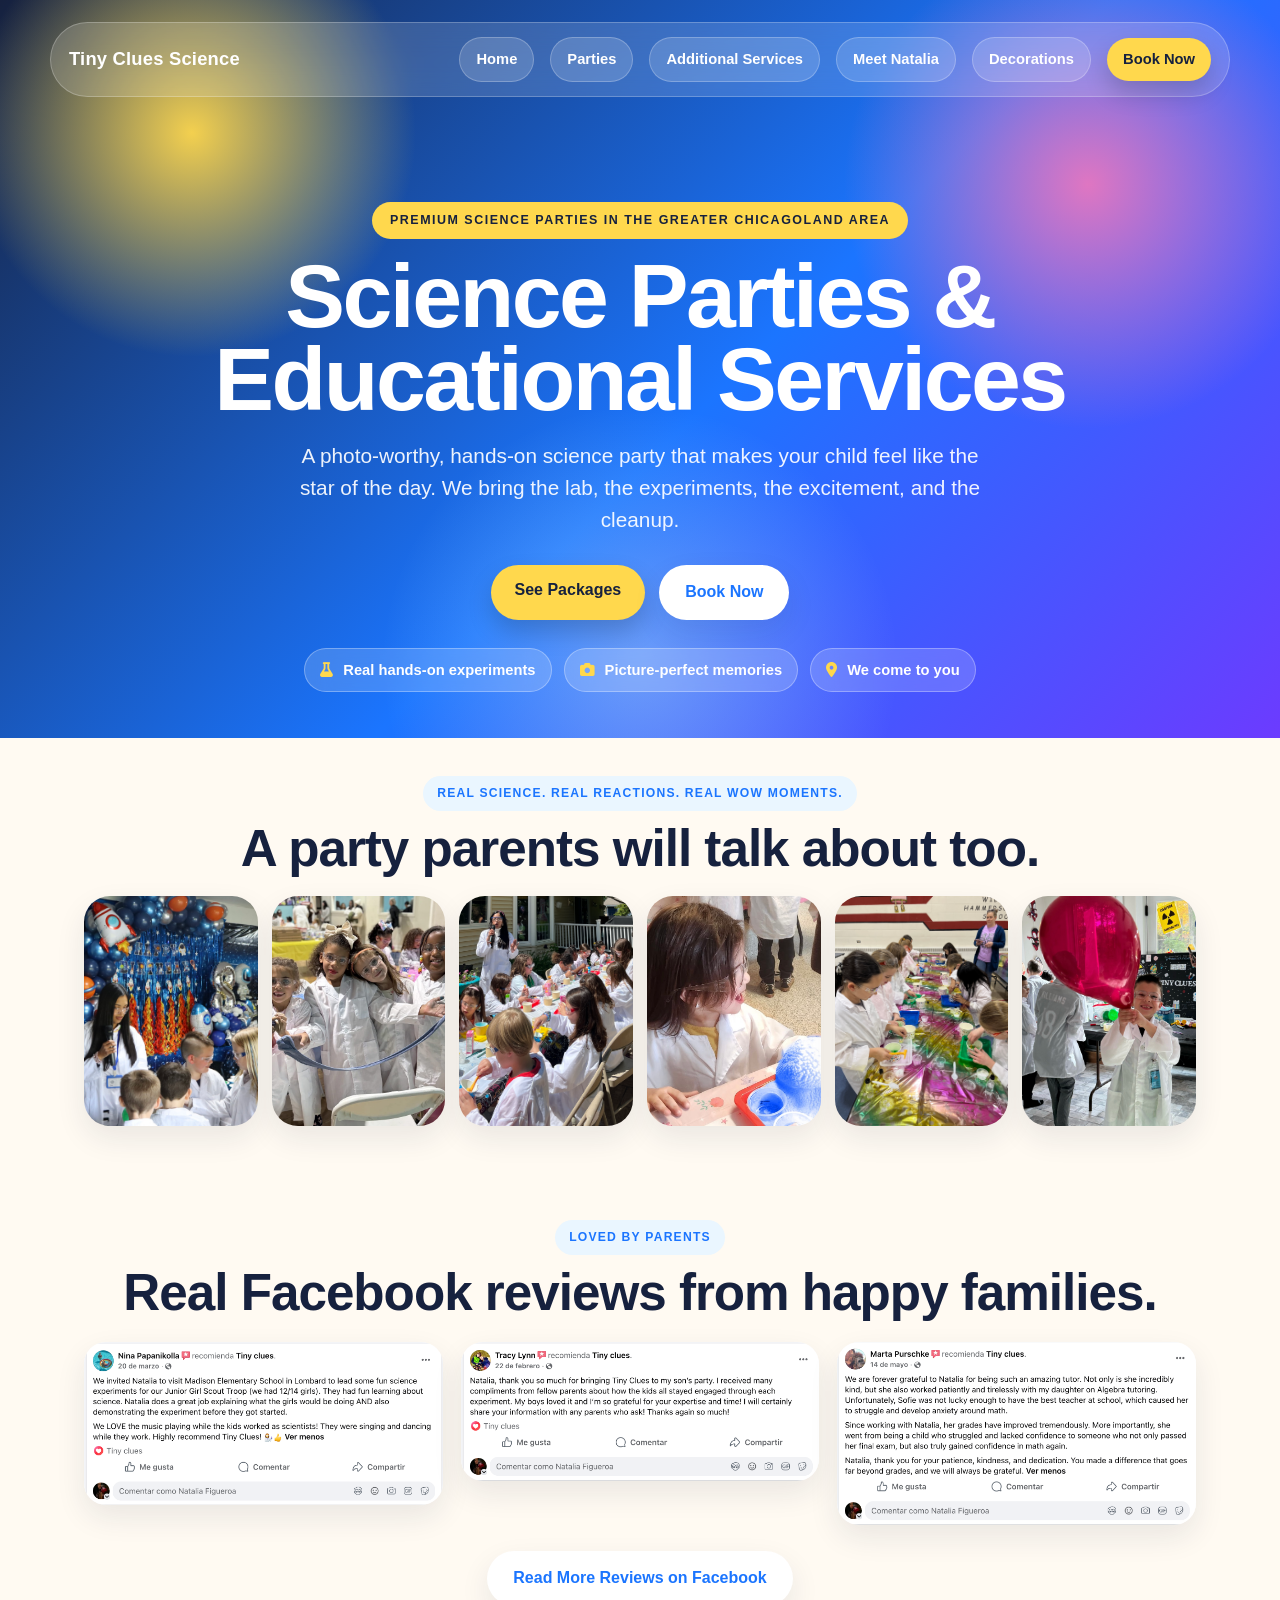
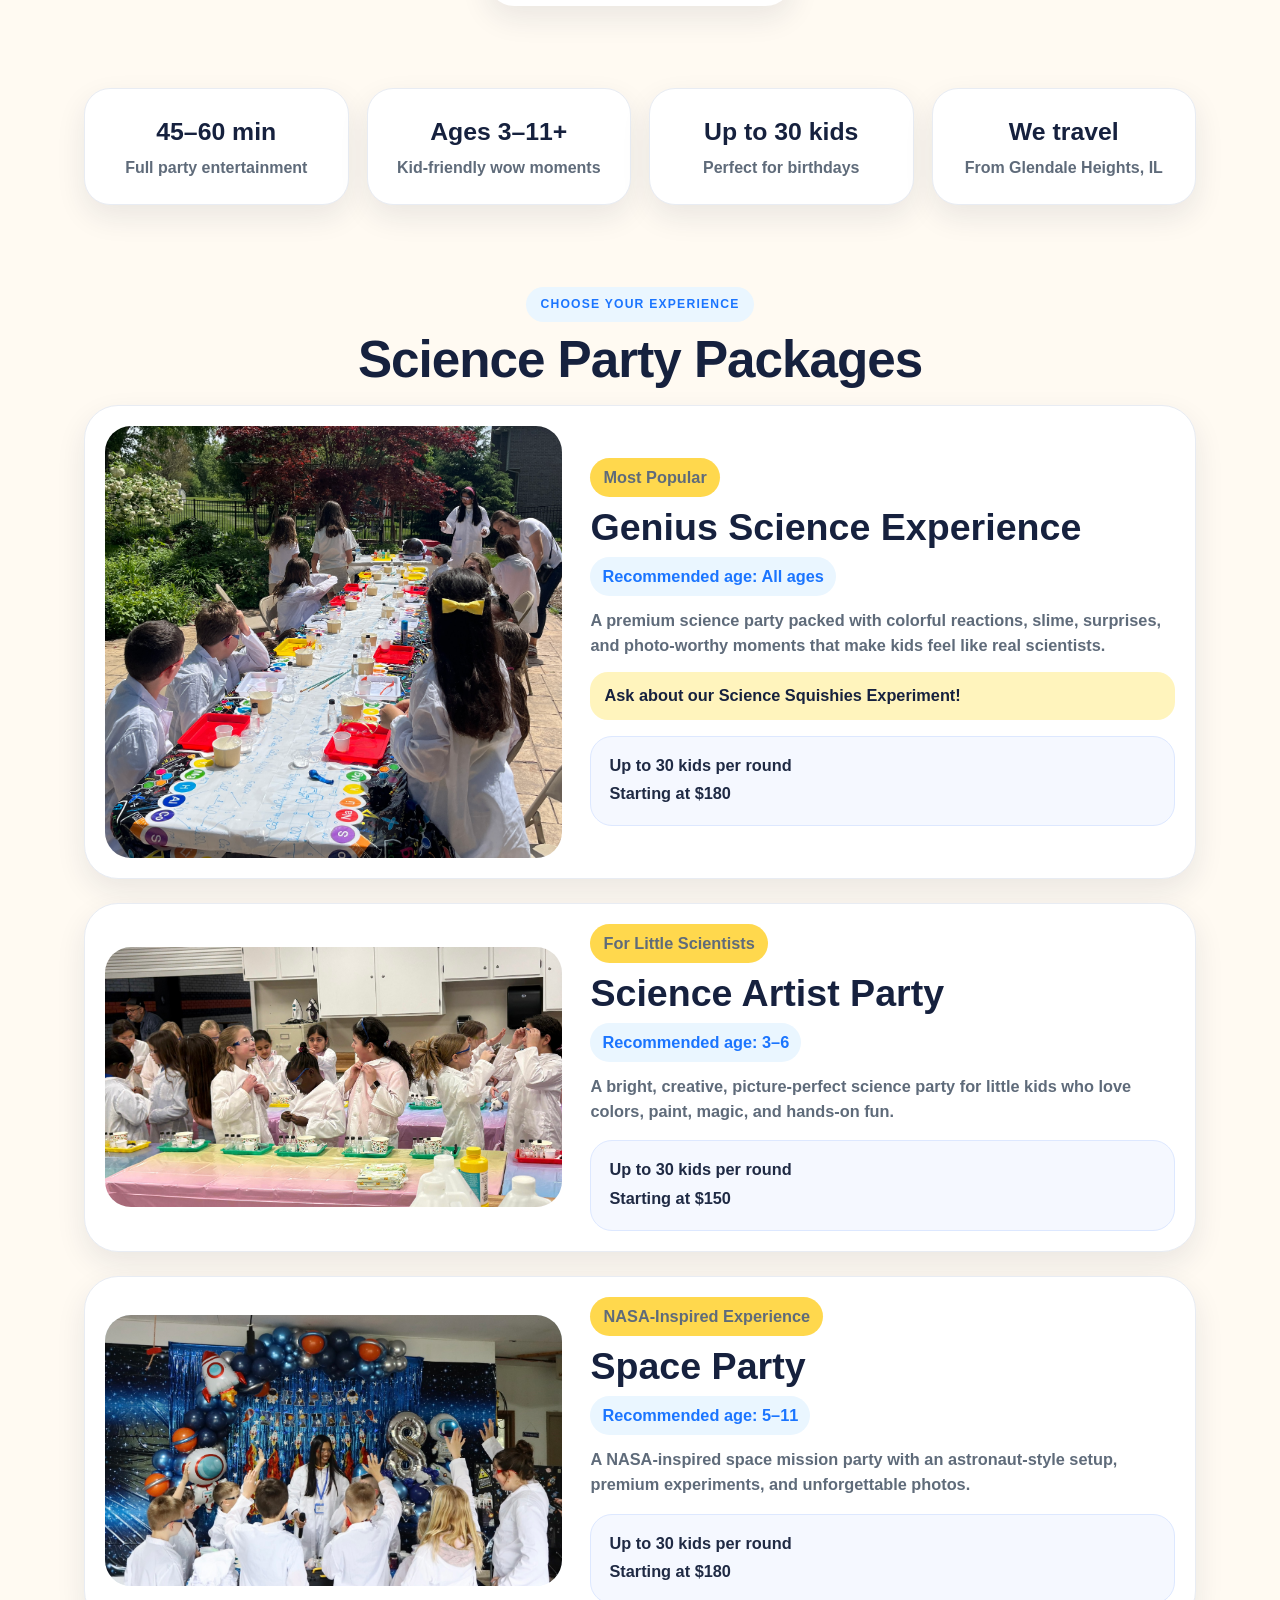
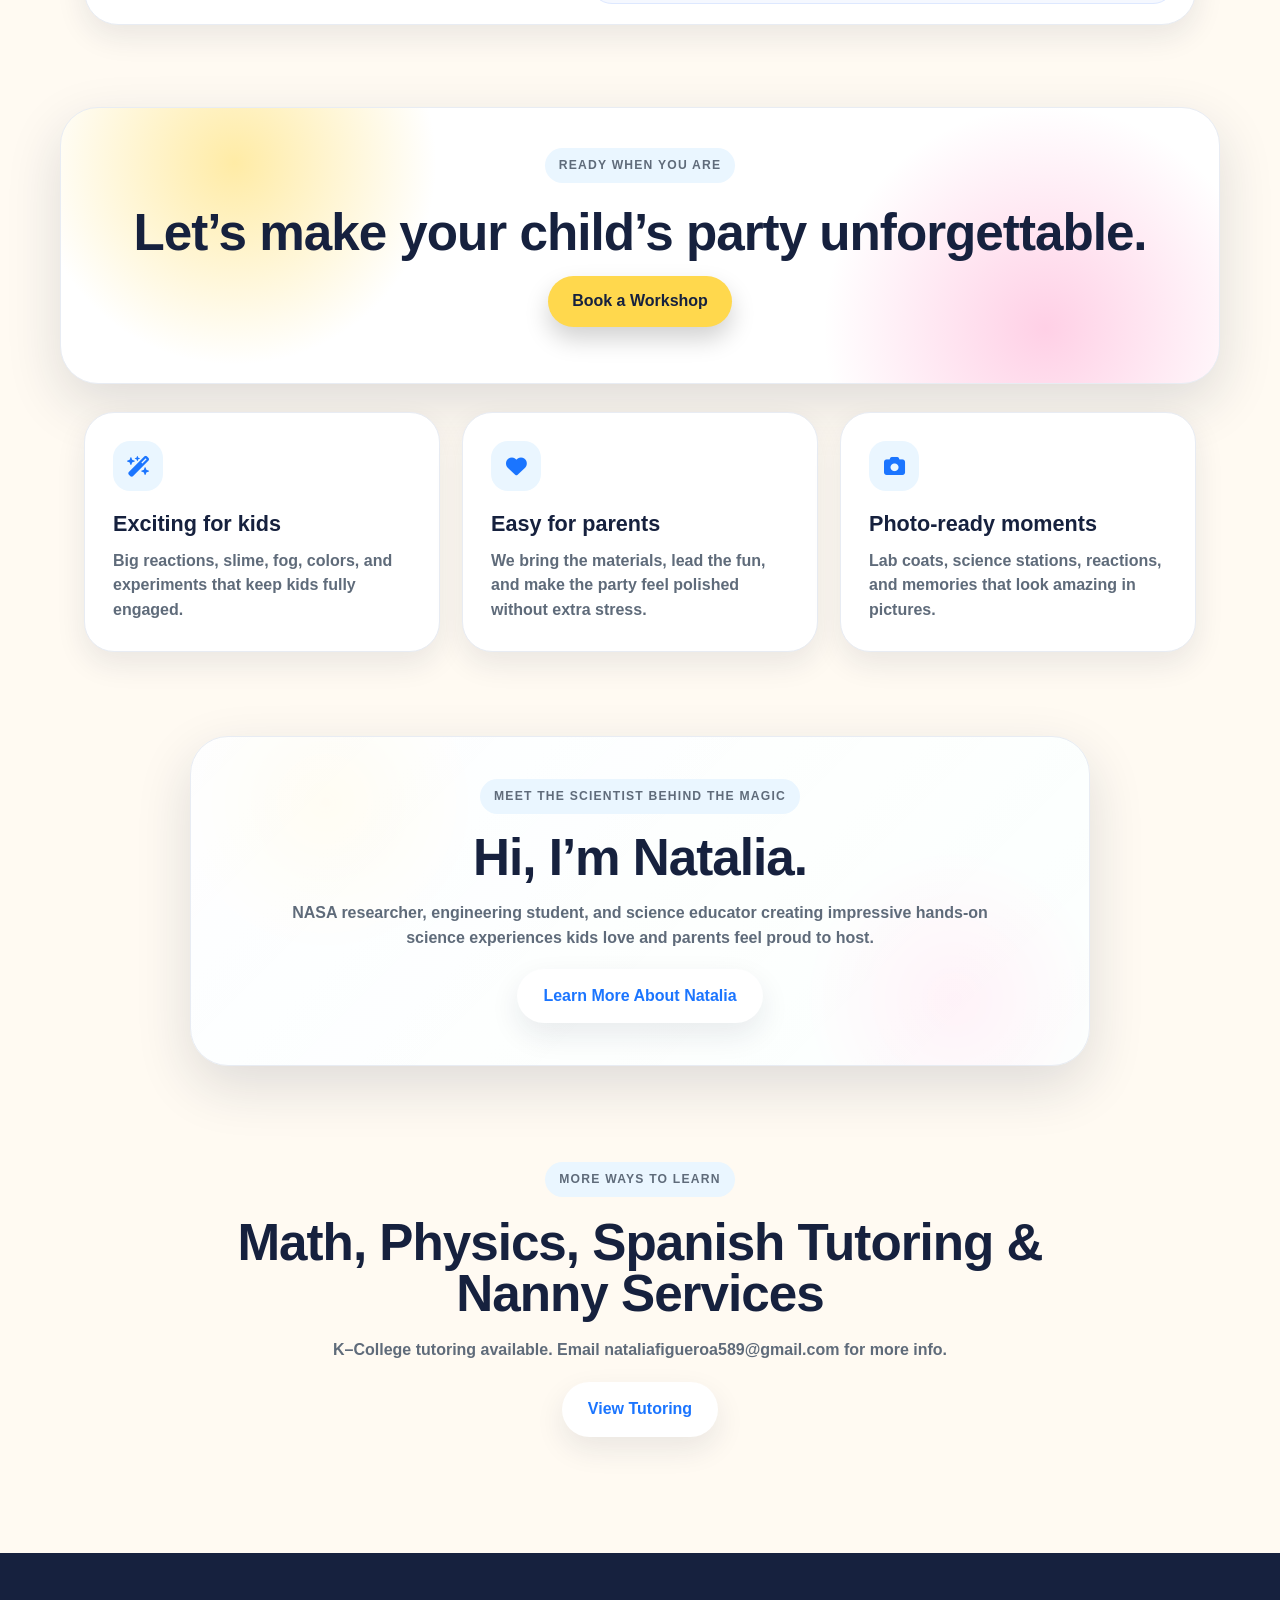
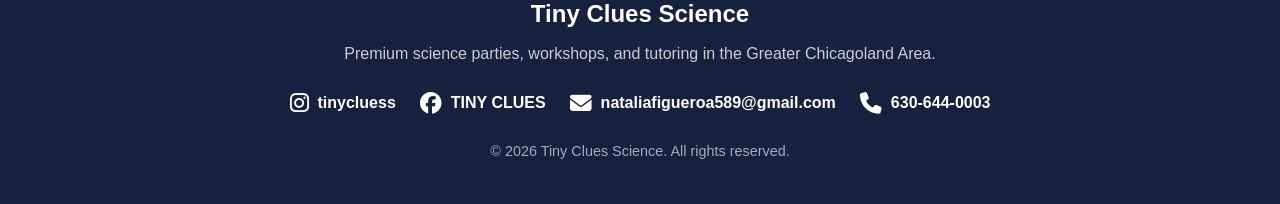
<file: index.html>
<!DOCTYPE html>
<html lang="en">
<head>
  <meta charset="UTF-8" />
  <meta name="viewport" content="width=device-width, initial-scale=1.0" />

  <title>Tiny Clues Science | Science Parties & Educational Services</title>

  <link rel="stylesheet" href="style.css" />

  <!-- Font Awesome icons -->
  <link rel="stylesheet" href="https://cdnjs.cloudflare.com/ajax/libs/font-awesome/6.5.1/css/all.min.css">
</head>

<body>

  <header class="hero">
    <nav class="navbar">
      <div class="logo">Tiny Clues Science</div>

      <div class="nav-links">
        <a href="index.html">Home</a>
        <a href="#packages">Parties</a>
        <a href="tutoring.html">Additional Services</a>
        <a href="meet.html">Meet Natalia</a>
        <a href="decorations.html">Decorations</a>
        <a href="https://app.squareup.com/appointments/book/xjw9w48rtjxkd0/LCRSP2EHGCQAM/start" class="nav-button">Book Now</a>
      </div>
    </nav>

    <section class="hero-content">
      <p class="eyebrow">Premium science parties in the Greater Chicagoland Area</p>

      <h1>Science Parties & Educational Services</h1>

      <p class="hero-text">
        A photo-worthy, hands-on science party that makes your child feel like the star of the day. We bring the lab, the experiments, the excitement, and the cleanup.
      </p>

      <div class="hero-buttons">
        <a href="#packages" class="main-button">See Packages</a>
        <a
          href="https://app.squareup.com/appointments/book/xjw9w48rtjxkd0/LCRSP2EHGCQAM/start"
          target="_top"
          rel="nofollow"
          class="secondary-button"
        >
          Book Now
        </a>
      </div>

      <div class="hero-trust">
        <span><i class="fa-solid fa-flask"></i> Real hands-on experiments</span>
        <span><i class="fa-solid fa-camera"></i> Picture-perfect memories</span>
        <span><i class="fa-solid fa-location-dot"></i> We come to you</span>
      </div>
    </section>
  </header>

  <main>

    <section class="section gallery-preview">
      <p class="section-tag">Real science. Real reactions. Real wow moments.</p>
      <h2>A party parents will talk about too.</h2>

      <div class="gallery-grid">
        <a href="images/spaceparty2.jpg" target="_blank" rel="noopener noreferrer">
          <img src="images/spaceparty2.jpg" alt="Space themed science party">
        </a> 
         <a href="images/slime.JPG" target="_blank" rel="noopener noreferrer">
          <img src="images/slime.JPG" alt="Slime experiment">
        </a>
        <a href="images/mayb.jpg" target="_blank" rel="noopener noreferrer">
          <img src="images/mayb.jpg" alt="Children wearing lab coats">
        </a>
        
        <a href="images/volcano.jpg" target="_blank" rel="noopener noreferrer">
          <img src="images/volcano.jpg" alt="Volcano experiment">
        </a>
        <a href="images/scienceparty3.jpg" target="_blank" rel="noopener noreferrer">
          <img src="images/scienceparty3.jpg" alt="Space themed science party">
        </a>
        <a href="images/jack-balloon.jpg" target="_blank" rel="noopener noreferrer">
          <img src="images/jack-balloon.jpg" alt="Balloon experiment">
        </a>

      </div>
    </section>

    <section class="section reviews-section">
      <p class="section-tag">Loved by parents</p>
      <h2>Real Facebook reviews from happy families.</h2>

      <div class="review-images-grid">
        <a href="images/Review3.png" target="_blank" rel="noopener noreferrer">
          <img src="images/Review3.png" alt="Facebook review from a parent">
        </a>

        <a href="images/Review1.png" target="_blank" rel="noopener noreferrer">
          <img src="images/Review1.png" alt="Facebook review from a parent">
        </a>

        <a href="images/ReviewTutoring.png" target="_blank" rel="noopener noreferrer">
          <img src="images/ReviewTutoring.png" alt="Facebook review from a parent">
        </a>
      </div>

      <a
        href="https://www.facebook.com/people/Tiny-clues/61579325926513/"
        target="_blank"
        rel="noopener noreferrer"
        class="secondary-button"
      >
        Read More Reviews on Facebook
      </a>
    </section>

    <section class="section quick-stats">
      <div>
        <h3>45–60 min</h3>
        <p>Full party entertainment</p>
      </div>

      <div>
        <h3>Ages 3–11+</h3>
        <p>Kid-friendly wow moments</p>
      </div>

      <div>
        <h3>Up to 30 kids</h3>
        <p>Perfect for birthdays</p>
      </div>

      <div>
        <h3>We travel</h3>
        <p>From Glendale Heights, IL</p>
      </div>
    </section>

    <section id="packages" class="section packages">
      <p class="section-tag">Choose your experience</p>

      <h2>Science Party Packages</h2>

      <div class="package-list">

        <article class="package-row">
          <div class="package-image">
            <a href="images/science-party.jpg" target="_blank" rel="noopener noreferrer">
              <img src="images/science-party.jpg" alt="Kids science party setup">
            </a>
          </div>

          <div class="package-text">
            <p class="package-label">Most Popular</p>
            <h3>Genius Science Experience</h3>
            <p class="age-text">Recommended age: All ages</p>

            <p>
              A premium science party packed with colorful reactions, slime, surprises, and photo-worthy moments that make kids feel like real scientists.
            </p>

            <p class="highlight-text">Ask about our Science Squishies Experiment!</p>

            <div class="pricing-box">
              <p><strong>Up to 30 kids per round</strong></p>
              <p>Starting at <strong>$180</strong></p>
            </div>
          </div>
        </article>

      
        <article class="package-row">
          <div class="package-image">
            <a href="images/labcoats.jpg" target="_blank" rel="noopener noreferrer">
              <img src="images/labcoats.jpg" alt="Children wearing lab coats">
            </a>
          </div>

          <div class="package-text">
            <p class="package-label">For Little Scientists</p>
            <h3>Science Artist Party</h3>
            <p class="age-text">Recommended age: 3–6</p>

            <p>
              A bright, creative, picture-perfect science party for little kids who love colors, paint, magic, and hands-on fun.
            </p>

            <div class="pricing-box">
              <p><strong>Up to 30 kids per round</strong></p>
              <p>Starting at <strong>$150</strong></p>
            </div>
          </div>
        </article>

        <article class="package-row">
          <div class="package-image space-image">
            <a href="images/spaceparty1.jpg" target="_blank" rel="noopener noreferrer">
              <img src="images/spaceparty1.jpg" alt="Space themed science party">
            </a>
          </div>

          <div class="package-text">
            <p class="package-label">NASA-Inspired Experience</p>
            <h3>Space Party</h3>
            <p class="age-text">Recommended age: 5–11</p>

            <p>
              A NASA-inspired space mission party with an astronaut-style setup, premium experiments, and unforgettable photos.
            </p>

            <div class="pricing-box">
              <p><strong>Up to 30 kids per round</strong></p>
              <p>Starting at <strong>$180</strong></p>
            </div>
          </div>
        </article>

      </div>
    </section>

      <section class="section contact-cta">
      <p class="section-tag">Ready when you are</p>

      <h2>Let’s make your child’s party unforgettable.</h2>

      <a
        href="https://app.squareup.com/appointments/book/xjw9w48rtjxkd0/LCRSP2EHGCQAM/start"
        target="_top"
        rel="nofollow"
        class="main-button"
      >
        Book a Workshop
      </a>
    </section>
    
    <section class="section feature-grid">
      <article class="feature-card">
        <i class="fa-solid fa-wand-magic-sparkles"></i>
        <h3>Exciting for kids</h3>
        <p>Big reactions, slime, fog, colors, and experiments that keep kids fully engaged.</p>
      </article>

      <article class="feature-card">
        <i class="fa-solid fa-heart"></i>
        <h3>Easy for parents</h3>
        <p>We bring the materials, lead the fun, and make the party feel polished without extra stress.</p>
      </article>

      <article class="feature-card">
        <i class="fa-solid fa-camera"></i>
        <h3>Photo-ready moments</h3>
        <p>Lab coats, science stations, reactions, and memories that look amazing in pictures.</p>
      </article>
    </section>

    <section class="section natalia-section">
      <div class="natalia-card">
        <p class="section-tag">Meet the scientist behind the magic</p>

        <h2>Hi, I’m Natalia.</h2>

        <p>
          NASA researcher, engineering student, and science educator creating impressive hands-on science experiences kids love and parents feel proud to host.
        </p>

        <a href="meet.html" class="secondary-button">Learn More About Natalia</a>
      </div>
    </section>

    <section class="section tutoring-preview">
      <p class="section-tag">More ways to learn</p>

      <h2>Math, Physics, Spanish Tutoring & Nanny Services</h2>

      <p>
        K–College tutoring available. Email nataliafigueroa589@gmail.com for more info.
      </p>

      <a href="tutoring.html" class="secondary-button">View Tutoring</a>
    </section>

  </main>

  <footer class="site-footer">
    <h3>Tiny Clues Science</h3>

    <p class="footer-tagline">
      Premium science parties, workshops, and tutoring in the Greater Chicagoland Area.
    </p>

    <div class="footer-socials">
      <a href="https://www.instagram.com/tinycluess/" target="_blank" rel="noopener noreferrer">
        <i class="fa-brands fa-instagram"></i>
        tinycluess
      </a>

      <a href="https://www.facebook.com/people/Tiny-clues/61579325926513/" target="_blank" rel="noopener noreferrer">
        <i class="fa-brands fa-facebook"></i>
        TINY CLUES
      </a>

      <a href="mailto:nataliafigueroa589@gmail.com">
        <i class="fa-solid fa-envelope"></i>
        nataliafigueroa589@gmail.com
      </a>

      <a href="tel:6306440003">
        <i class="fa-solid fa-phone"></i>
        630-644-0003
      </a>
    </div>

    <p class="footer-copy">
      © 2026 Tiny Clues Science. All rights reserved.
    </p>
  </footer>

</body>
</html>
</file>
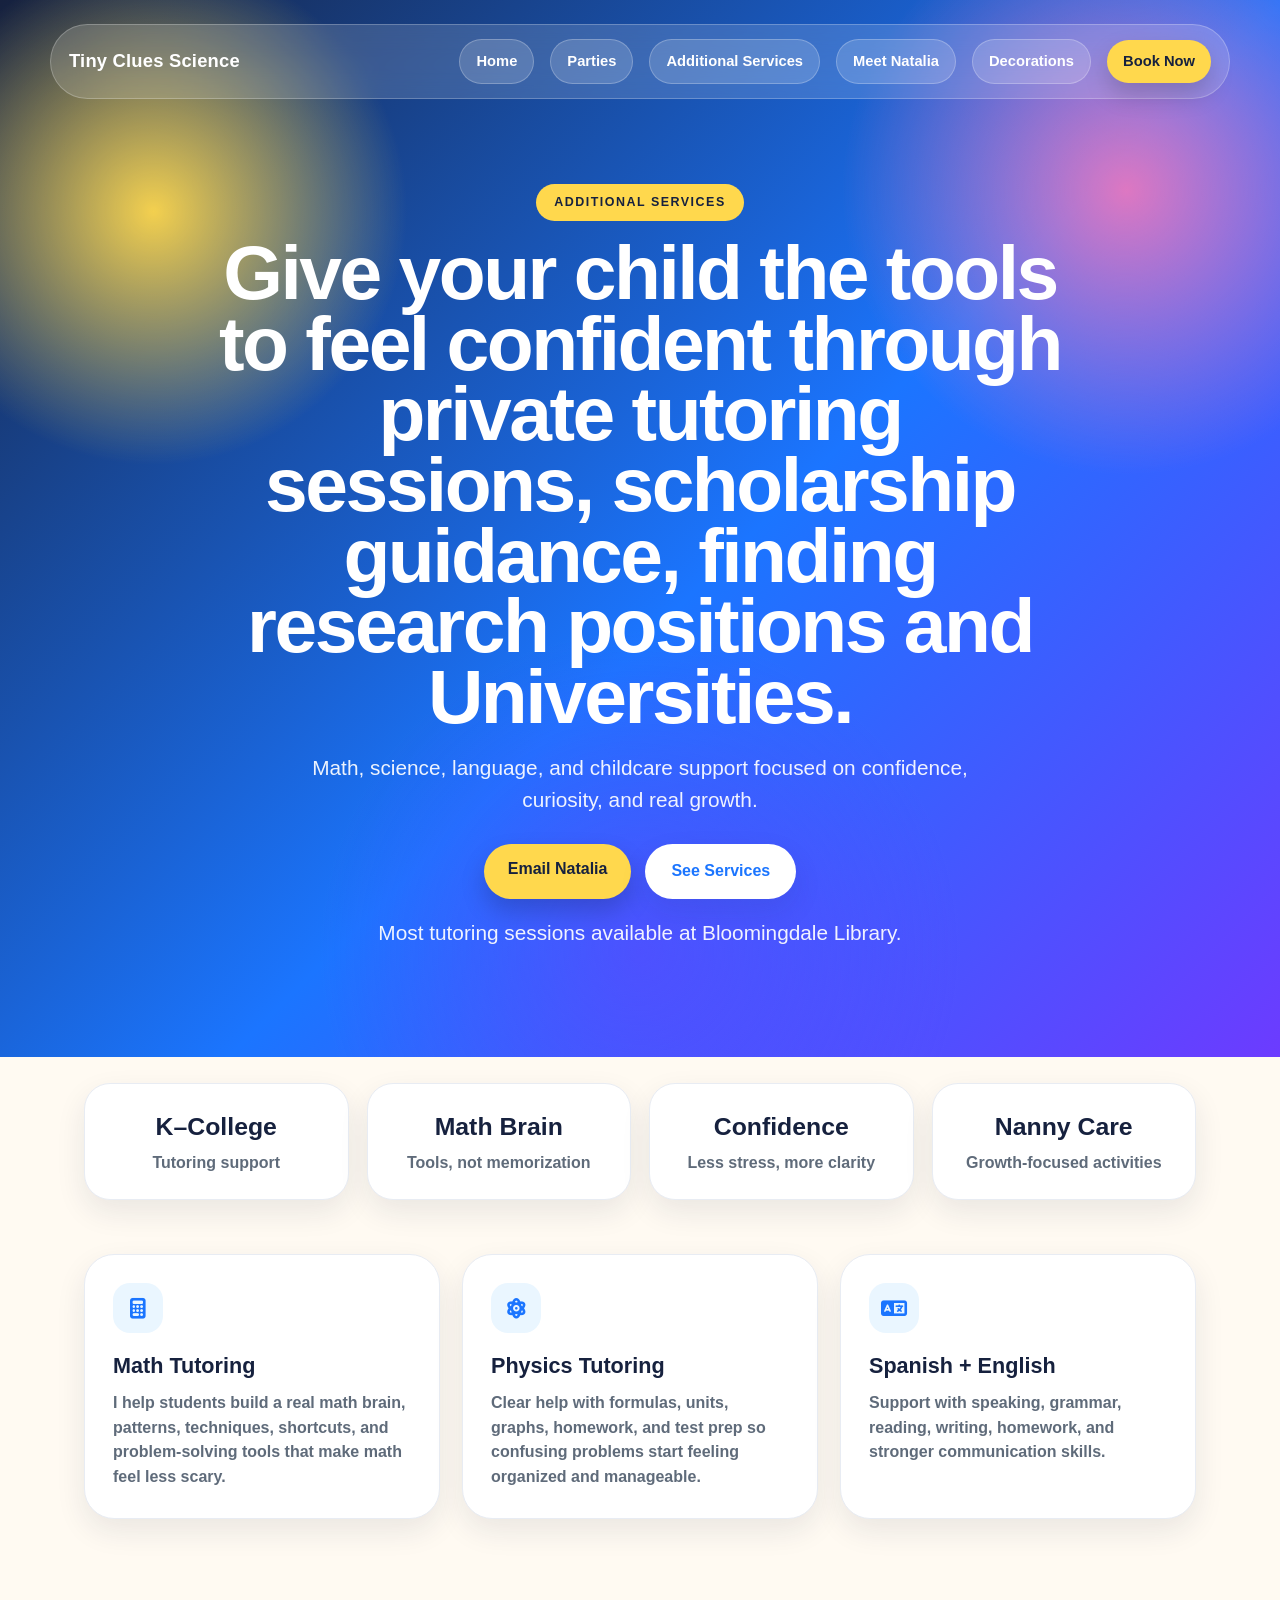
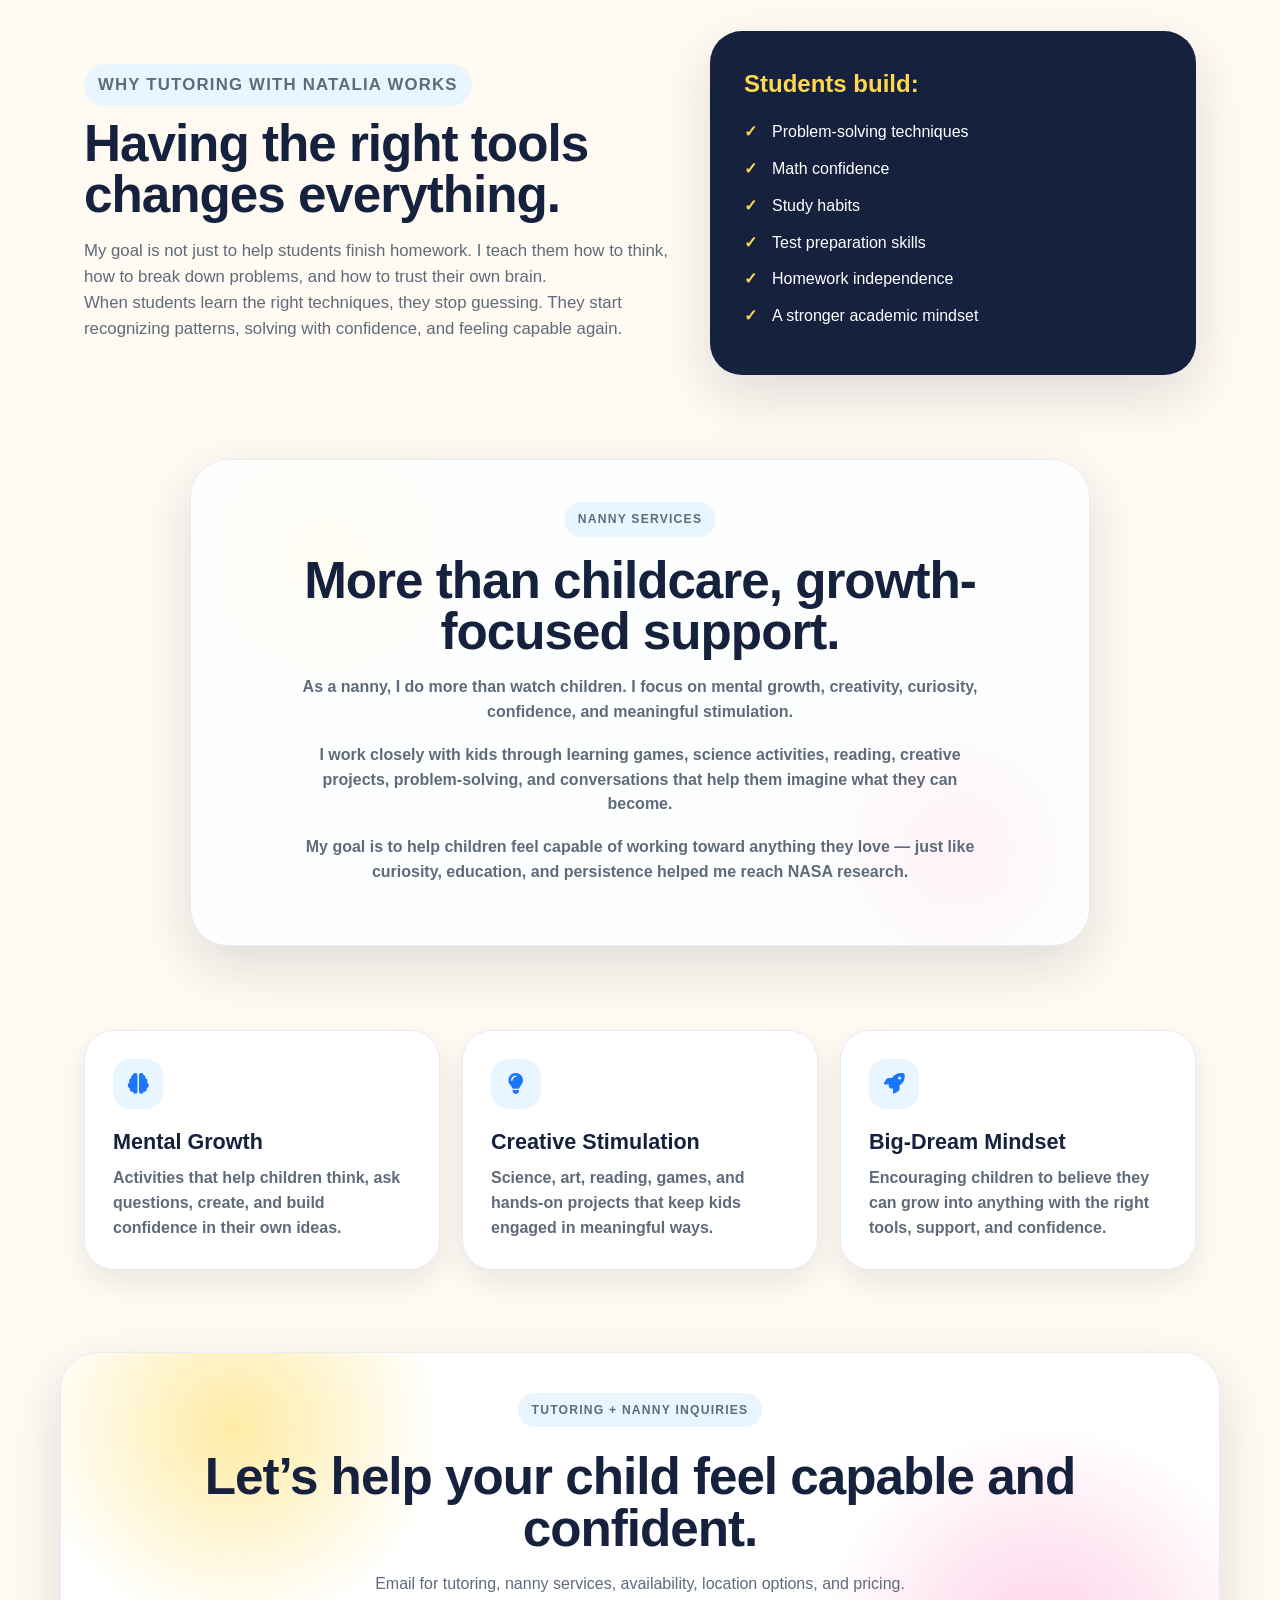
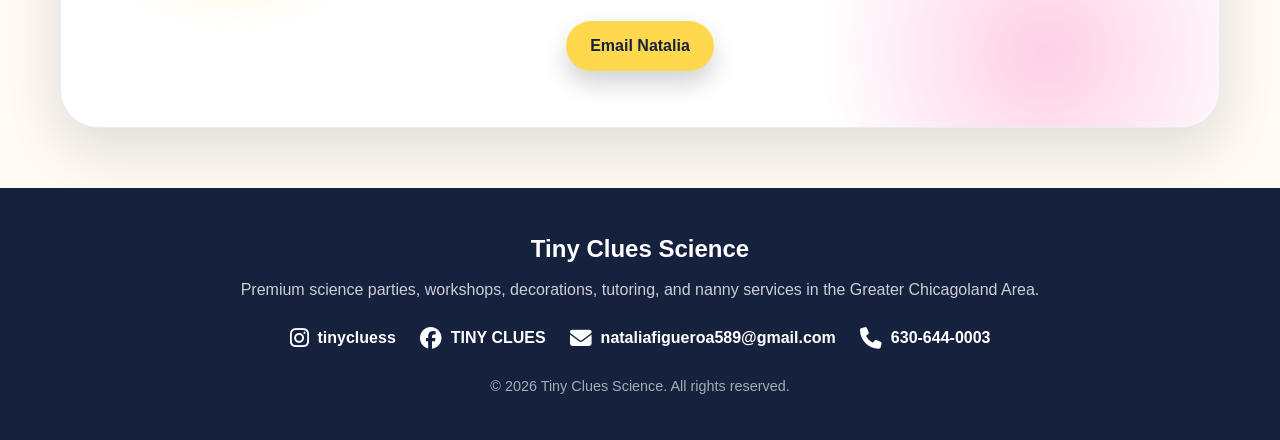
<file: AdditionalServices.html>
<!DOCTYPE html>
<html lang="en">
<head>
  <meta charset="UTF-8" />
  <meta name="viewport" content="width=device-width, initial-scale=1.0" />

  <title>Additional Services | Tiny Clues Science</title>
  <meta name="description" content="Math, physics, Spanish, English tutoring, Scholarship guidance, University preparation and selection, and growth-focused nanny services in the Greater Chicagoland Area." />

  <link rel="stylesheet" href="style.css" />

  <!-- Font Awesome icons -->
  <link rel="stylesheet" href="https://cdnjs.cloudflare.com/ajax/libs/font-awesome/6.5.1/css/all.min.css">
</head>

<body>

  <header class="small-hero">
    <nav class="navbar">
      <div class="logo">Tiny Clues Science</div>

      <div class="nav-links">
        <a href="Home.html">Home</a>
        <a href="Home.html#packages">Parties</a>
        <a href="Additionalservices.html">Additional Services</a>
        <a href="Meet.html">Meet Natalia</a>
        <a href="Decorations.html">Decorations</a>
        <a href="https://app.squareup.com/appointments/book/xjw9w48rtjxkd0/LCRSP2EHGCQAM/start" class="nav-button">Book Now</a>
      </div>
    </nav>

    <section class="page-hero-content">
      <p class="eyebrow">Additional services</p>

      <h1>Give your child the tools to feel confident through private tutoring sessions, scholarship guidance, finding research positions and Universities.</h1>

      <p>
        Math, science, language, and childcare support focused on confidence, curiosity, and real growth.
      </p>

      <div class="hero-buttons">
        <a href="mailto:nataliafigueroa589@gmail.com" class="main-button">Email Natalia</a>
        <a href="#services" class="secondary-button">See Services</a>
      </div>

      <p class="small-note">
        Most tutoring sessions available at Bloomingdale Library.
      </p>
    </section>
  </header>

  <main>

    <section class="section quick-stats">
      <div>
        <h3>K–College</h3>
        <p>Tutoring support</p>
      </div>

      <div>
        <h3>Math Brain</h3>
        <p>Tools, not memorization</p>
      </div>

      <div>
        <h3>Confidence</h3>
        <p>Less stress, more clarity</p>
      </div>

      <div>
        <h3>Nanny Care</h3>
        <p>Growth-focused activities</p>
      </div>
    </section>

    <section id="services" class="section feature-grid">
      <article class="feature-card">
        <i class="fa-solid fa-calculator"></i>
        <h3>Math Tutoring</h3>
        <p>
          I help students build a real math brain, patterns, techniques, shortcuts, and problem-solving tools that make math feel less scary.
        </p>
      </article>

      <article class="feature-card">
        <i class="fa-solid fa-atom"></i>
        <h3>Physics Tutoring</h3>
        <p>
          Clear help with formulas, units, graphs, homework, and test prep so confusing problems start feeling organized and manageable.
        </p>
      </article>

      <article class="feature-card">
        <i class="fa-solid fa-language"></i>
        <h3>Spanish + English</h3>
        <p>
          Support with speaking, grammar, reading, writing, homework, and stronger communication skills.
        </p>
      </article>
    </section>

    <section class="section experience-section">
      <div class="experience-text">
        <p class="section-tag">Why tutoring with Natalia works</p>

        <h2>Having the right tools changes everything.</h2>

        <p>
          My goal is not just to help students finish homework. I teach them how to think, how to break down problems, and how to trust their own brain.
        </p>

        <p>
          When students learn the right techniques, they stop guessing. They start recognizing patterns, solving with confidence, and feeling capable again.
        </p>
      </div>

      <div class="experience-card">
        <h3>Students build:</h3>

        <ul>
          <li>Problem-solving techniques</li>
          <li>Math confidence</li>
          <li>Study habits</li>
          <li>Test preparation skills</li>
          <li>Homework independence</li>
          <li>A stronger academic mindset</li>
        </ul>
      </div>
    </section>

    <section class="section natalia-section">
      <div class="natalia-card">
        <p class="section-tag">Nanny services</p>

        <h2>More than childcare, growth-focused support.</h2>

        <p>
          As a nanny, I do more than watch children. I focus on mental growth, creativity, curiosity, confidence, and meaningful stimulation.
        </p>

        <p>
          I work closely with kids through learning games, science activities, reading, creative projects, problem-solving, and conversations that help them imagine what they can become.
        </p>

        <p>
          My goal is to help children feel capable of working toward anything they love — just like curiosity, education, and persistence helped me reach NASA research.
        </p>
      </div>
    </section>

    <section class="section feature-grid">
      <article class="feature-card">
        <i class="fa-solid fa-brain"></i>
        <h3>Mental Growth</h3>
        <p>
          Activities that help children think, ask questions, create, and build confidence in their own ideas.
        </p>
      </article>

      <article class="feature-card">
        <i class="fa-solid fa-lightbulb"></i>
        <h3>Creative Stimulation</h3>
        <p>
          Science, art, reading, games, and hands-on projects that keep kids engaged in meaningful ways.
        </p>
      </article>

      <article class="feature-card">
        <i class="fa-solid fa-rocket"></i>
        <h3>Big-Dream Mindset</h3>
        <p>
          Encouraging children to believe they can grow into anything with the right tools, support, and confidence.
        </p>
      </article>
    </section>

    <section class="section contact-cta">
      <p class="section-tag">Tutoring + nanny inquiries</p>

      <h2>Let’s help your child feel capable and confident.</h2>

      <p>
        Email for tutoring, nanny services, availability, location options, and pricing.
      </p>

      <a href="mailto:nataliafigueroa589@gmail.com" class="main-button">
        Email Natalia
      </a>
    </section>

  </main>

  <footer class="site-footer">
    <h3>Tiny Clues Science</h3>

    <p class="footer-tagline">
      Premium science parties, workshops, decorations, tutoring, and nanny services in the Greater Chicagoland Area.
    </p>

    <div class="footer-socials">
      <a href="https://www.instagram.com/tinycluess/" target="_blank" rel="noopener noreferrer">
        <i class="fa-brands fa-instagram"></i>
        tinycluess
      </a>

      <a href="https://www.facebook.com/people/Tiny-clues/61579325926513/" target="_blank" rel="noopener noreferrer">
        <i class="fa-brands fa-facebook"></i>
        TINY CLUES
      </a>

      <a href="mailto:nataliafigueroa589@gmail.com">
        <i class="fa-solid fa-envelope"></i>
        nataliafigueroa589@gmail.com
      </a>

      <a href="tel:6306440003">
        <i class="fa-solid fa-phone"></i>
        630-644-0003
      </a>
    </div>

    <p class="footer-copy">
      © 2026 Tiny Clues Science. All rights reserved.
    </p>
  </footer>

</body>
</html>
</file>
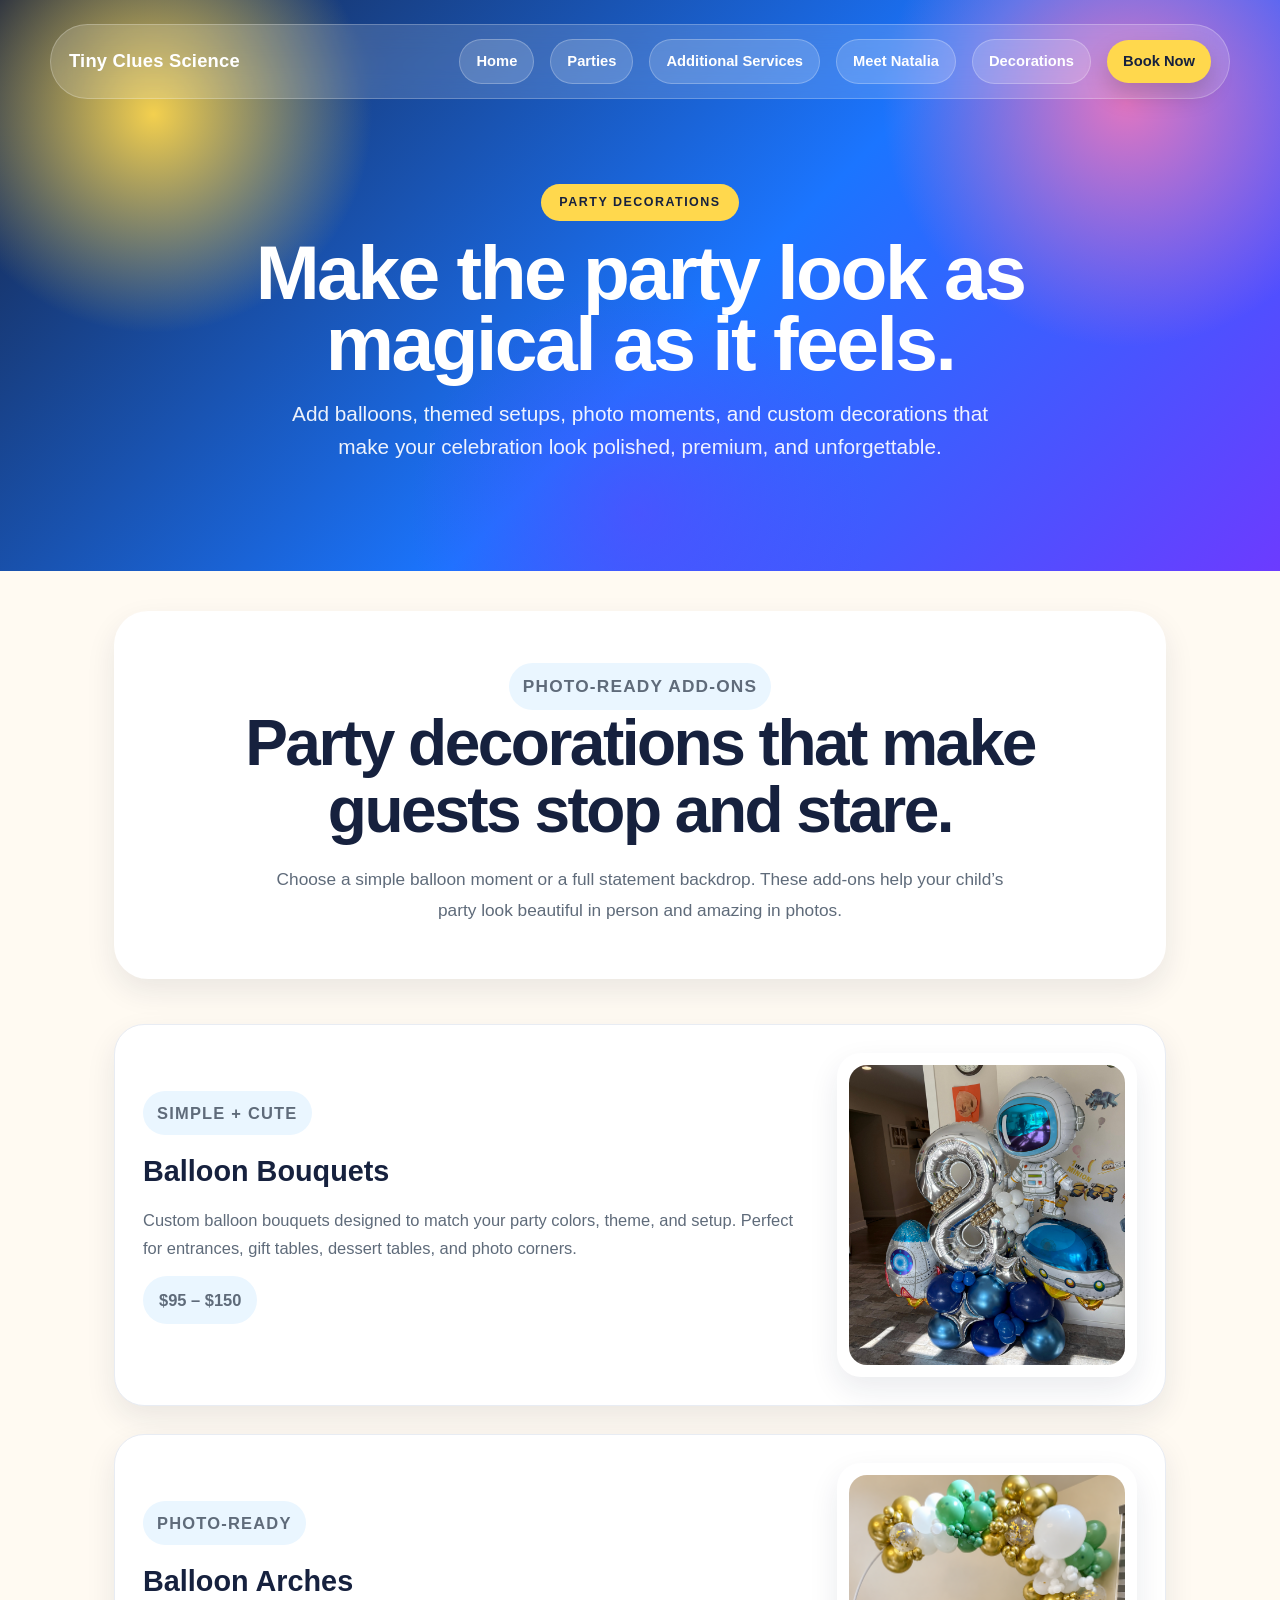
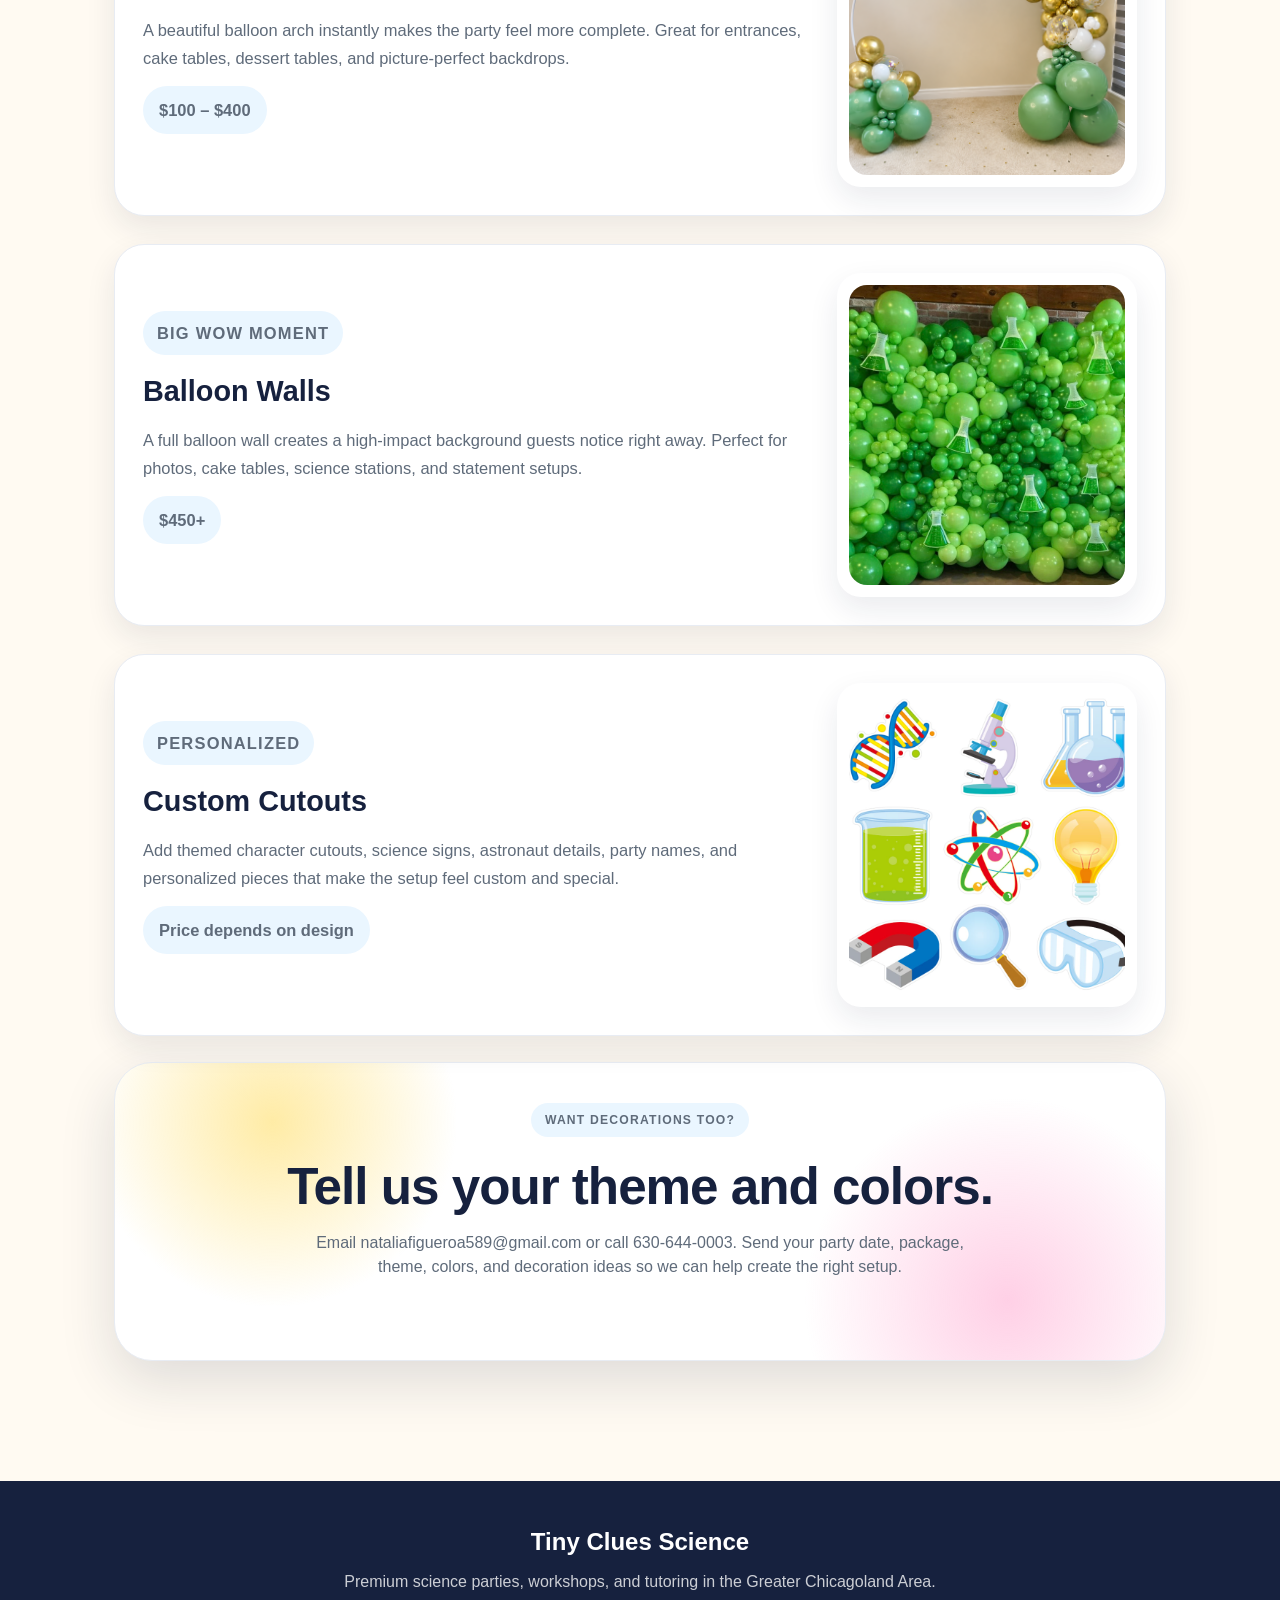
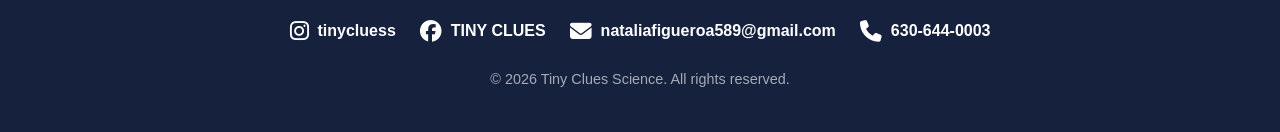
<file: Decorations.html>
<!DOCTYPE html>
<html lang="en">
<head>
  <meta charset="UTF-8" />
  <meta name="viewport" content="width=device-width, initial-scale=1.0" />

  <title>Party Decorations | Tiny Clues Science</title>
  <meta name="description" content="Add balloon bouquets, arches, balloon walls, cutouts, and themed decorations to your Tiny Clues Science party in the Greater Chicagoland Area." />

  <link rel="stylesheet" href="style.css" />

  <!-- Font Awesome icons -->
  <link rel="stylesheet" href="https://cdnjs.cloudflare.com/ajax/libs/font-awesome/6.5.1/css/all.min.css">
</head>

<body>

  <header class="small-hero">
    <nav class="navbar">
      <div class="logo">Tiny Clues Science</div>

      <div class="nav-links">
        <a href="Home.html">Home</a>
        <a href="Home.html">Parties</a>
        <a href="Additionalserviceshtml">Additional Services</a>
        <a href="Meet.html">Meet Natalia</a>
        <a href="Decorations.html">Decorations</a>
        <a href="https://app.squareup.com/appointments/book/xjw9w48rtjxkd0/LCRSP2EHGCQAM/start" class="nav-button">Book Now</a>
      </div>
    </nav>

    <section class="page-hero-content">
      <p class="eyebrow">Party decorations</p>

      <h1>Make the party look as magical as it feels.</h1>

      <p>
        Add balloons, themed setups, photo moments, and custom decorations that make your celebration look polished, premium, and unforgettable.
      </p>
    </section>
  </header>

  <main class="decorations-page">

    <section class="decorations-hero">
      <p class="section-tag">Photo-ready add-ons</p>

      <h1>Party decorations that make guests stop and stare.</h1>

      <p>
        Choose a simple balloon moment or a full statement backdrop. These add-ons help your child’s party look beautiful in person and amazing in photos.
      </p>
    </section>

    <section class="decorations-list">

      <article class="decoration-card">
        <div class="decoration-text">
          <p class="section-tag">Simple + cute</p>
          <h2>Balloon Bouquets</h2>

          <p>
            Custom balloon bouquets designed to match your party colors, theme, and setup. Perfect for entrances, gift tables, dessert tables, and photo corners.
          </p>

          <p class="decoration-price">$95 – $150</p>
        </div>

        <div class="decoration-image">
          <a href="images/Space-bouquet.jpg" target="_blank" rel="noopener noreferrer">
            <img src="images/Space-bouquet.jpg" alt="Space-themed balloon bouquet decoration">
          </a>
        </div>
      </article>

      <article class="decoration-card">
        <div class="decoration-text">
          <p class="section-tag">Photo-ready</p>
          <h2>Balloon Arches</h2>

          <p>
            A beautiful balloon arch instantly makes the party feel more complete. Great for entrances, cake tables, dessert tables, and picture-perfect backdrops.
          </p>

          <p class="decoration-price">$100 – $400</p>
        </div>

        <div class="decoration-image">
          <a href="images/arch.png" target="_blank" rel="noopener noreferrer">
            <img src="images/arch.png" alt="Balloon arch decoration">
          </a>
        </div>
      </article>

      <article class="decoration-card">
        <div class="decoration-text">
          <p class="section-tag">Big wow moment</p>
          <h2>Balloon Walls</h2>

          <p>
            A full balloon wall creates a high-impact background guests notice right away. Perfect for photos, cake tables, science stations, and statement setups.
          </p>

          <p class="decoration-price">$450+</p>
        </div>

        <div class="decoration-image">
          <a href="images/wall.jpg" target="_blank" rel="noopener noreferrer">
            <img src="images/wall.jpg" alt="Balloon wall party decoration">
          </a>
        </div>
      </article>

      <article class="decoration-card">
        <div class="decoration-text">
          <p class="section-tag">Personalized</p>
          <h2>Custom Cutouts</h2>

          <p>
            Add themed character cutouts, science signs, astronaut details, party names, and personalized pieces that make the setup feel custom and special.
          </p>

          <p class="decoration-price">Price depends on design</p>
        </div>

        <div class="decoration-image">
          <a href="images/cutout.jpg" target="_blank" rel="noopener noreferrer">
            <img src="images/cutout.jpg" alt="Custom party cutout decoration">
          </a>
        </div>
      </article>

    </section>

    <section class="section contact-cta">
      <p class="section-tag">Want decorations too?</p>

      <h2>Tell us your theme and colors.</h2>

      <p>
        Email nataliafigueroa589@gmail.com or call 630-644-0003. Send your party date, package, theme, colors, and decoration ideas so we can help create the right setup.
      </p>
    </section>

  </main>

  <footer class="site-footer">
    <h3>Tiny Clues Science</h3>

    <p class="footer-tagline">
      Premium science parties, workshops, and tutoring in the Greater Chicagoland Area.
    </p>

    <div class="footer-socials">
      <a href="https://www.instagram.com/tinycluess/" target="_blank" rel="noopener noreferrer">
        <i class="fa-brands fa-instagram"></i>
        tinycluess
      </a>

      <a href="https://www.facebook.com/people/Tiny-clues/61579325926513/" target="_blank" rel="noopener noreferrer">
        <i class="fa-brands fa-facebook"></i>
        TINY CLUES
      </a>

      <a href="mailto:nataliafigueroa589@gmail.com">
        <i class="fa-solid fa-envelope"></i>
        nataliafigueroa589@gmail.com
      </a>

      <a href="tel:6306440003">
        <i class="fa-solid fa-phone"></i>
        630-644-0003
      </a>
    </div>

    <p class="footer-copy">
      © 2026 Tiny Clues Science. All rights reserved.
    </p>
  </footer>

</body>
</html>
</file>
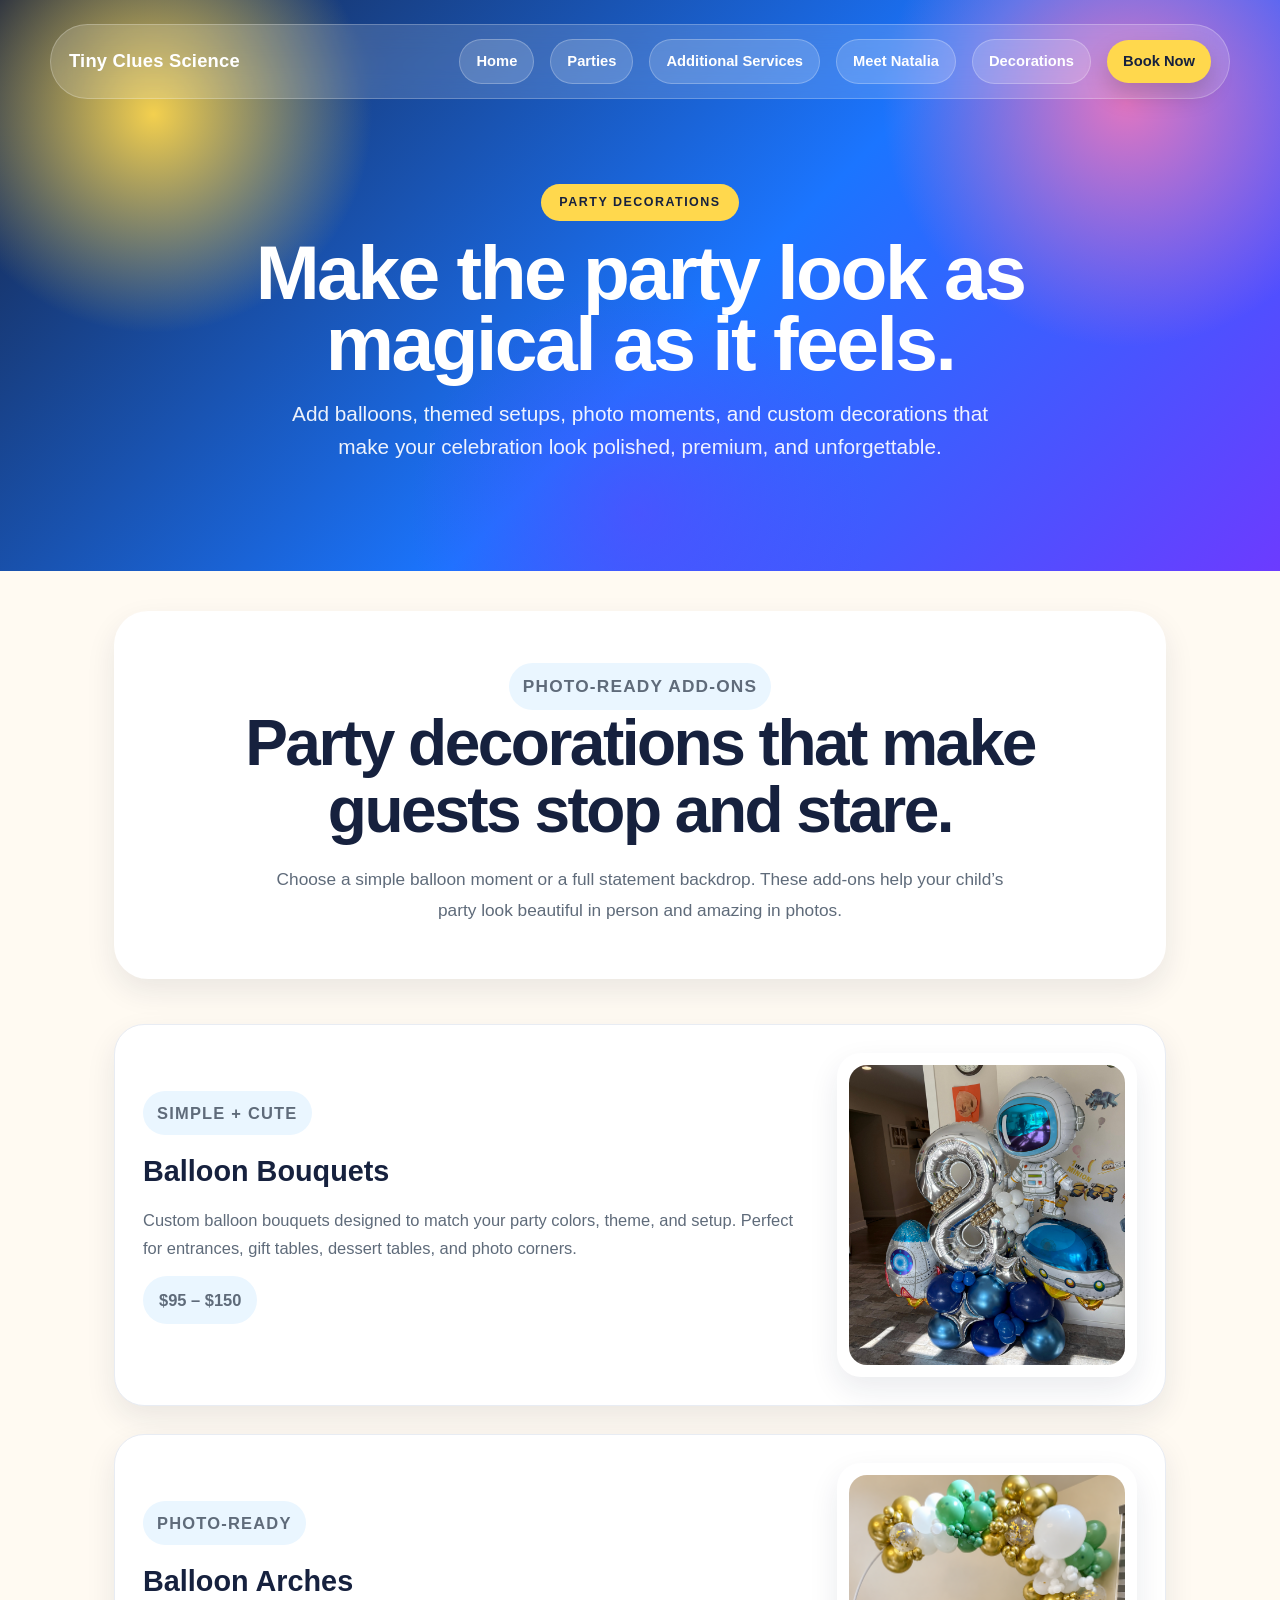
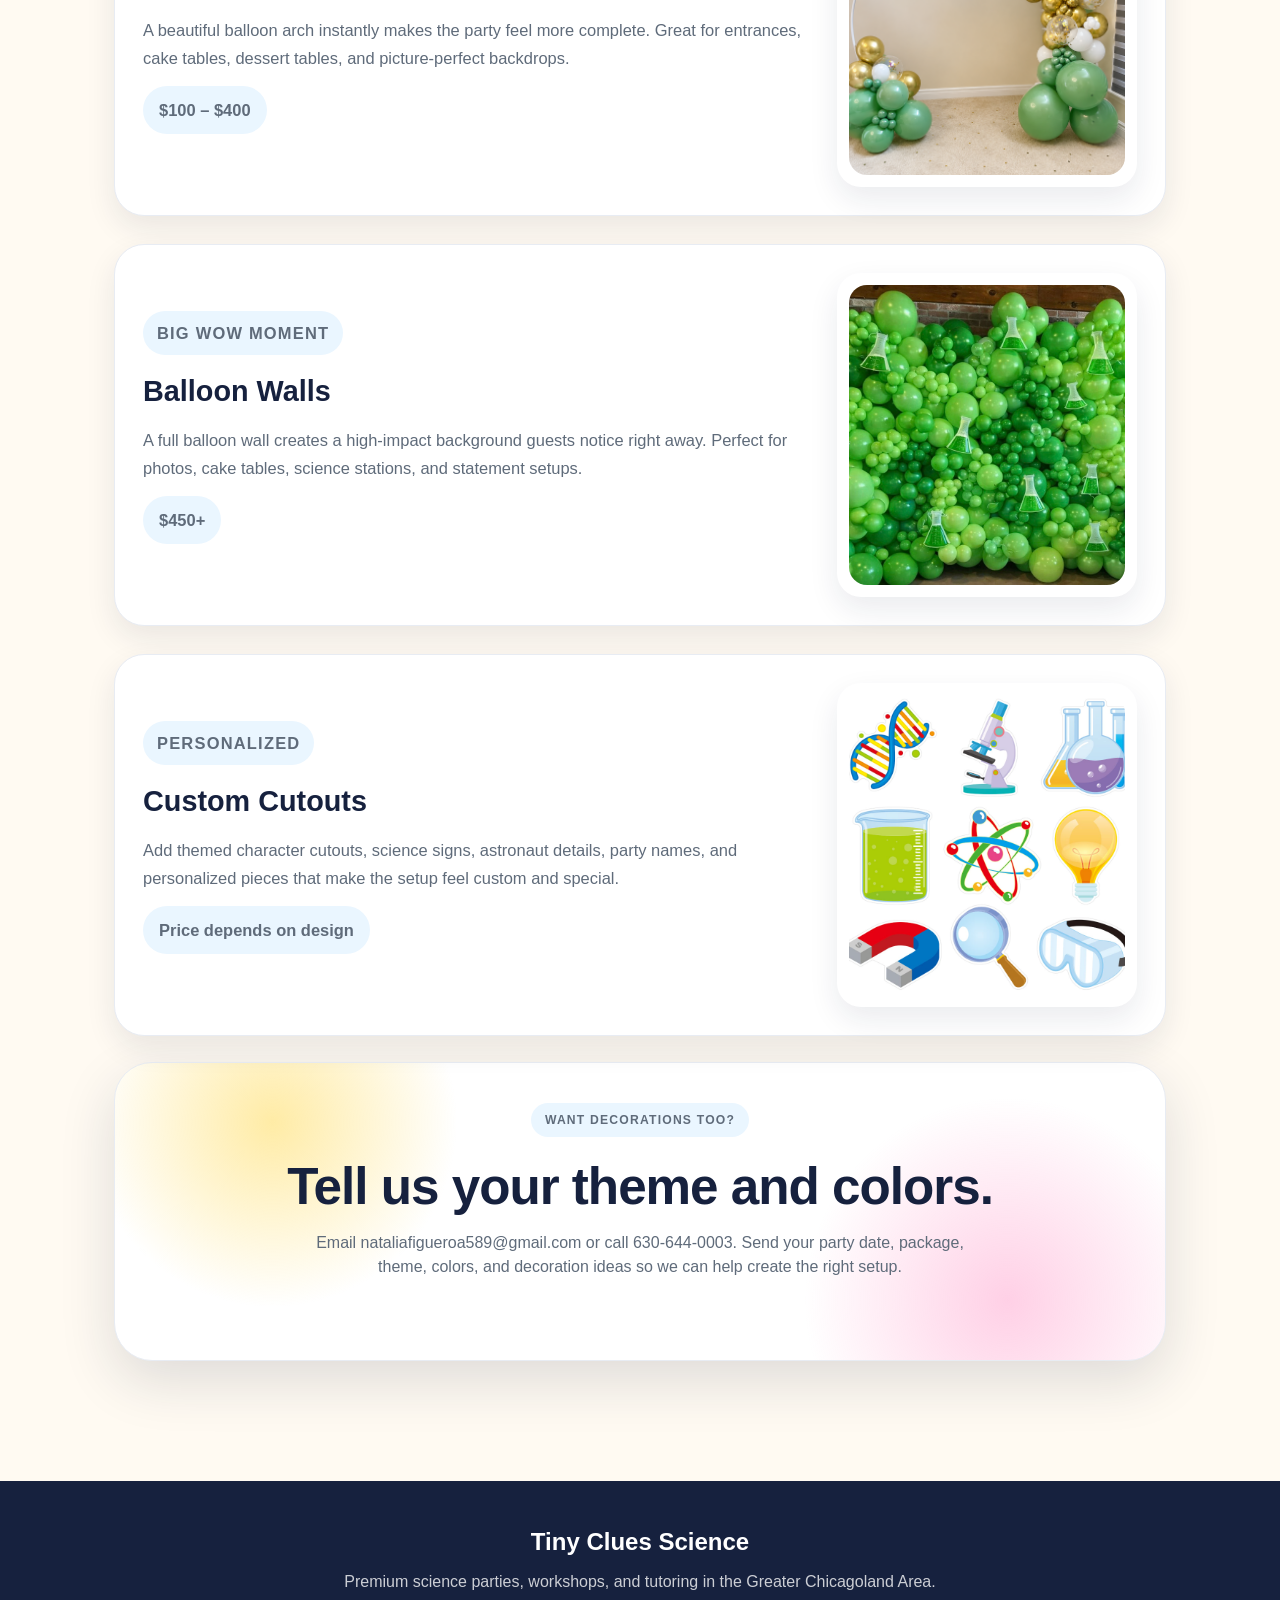
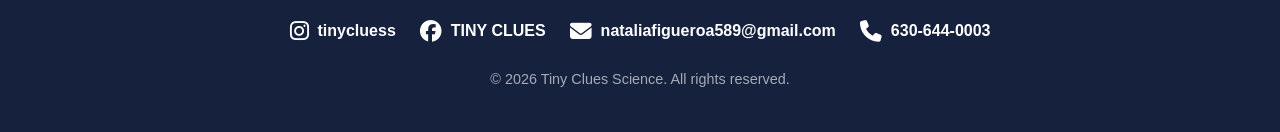
<file: decorations.html>
<!DOCTYPE html>
<html lang="en">
<head>
  <meta charset="UTF-8" />
  <meta name="viewport" content="width=device-width, initial-scale=1.0" />

  <title>Party Decorations | Tiny Clues Science</title>
  <meta name="description" content="Add balloon bouquets, arches, balloon walls, cutouts, and themed decorations to your Tiny Clues Science party in the Greater Chicagoland Area." />

  <link rel="stylesheet" href="style.css" />

  <!-- Font Awesome icons -->
  <link rel="stylesheet" href="https://cdnjs.cloudflare.com/ajax/libs/font-awesome/6.5.1/css/all.min.css">
</head>

<body>

  <header class="small-hero">
    <nav class="navbar">
      <div class="logo">Tiny Clues Science</div>

      <div class="nav-links">
        <a href="index.html">Home</a>
        <a href="index.html#packages">Parties</a>
        <a href="tutoring.html">Additional Services</a>
        <a href="meet.html">Meet Natalia</a>
        <a href="decorations.html">Decorations</a>
        <a href="https://app.squareup.com/appointments/book/xjw9w48rtjxkd0/LCRSP2EHGCQAM/start" class="nav-button">Book Now</a>
      </div>
    </nav>

    <section class="page-hero-content">
      <p class="eyebrow">Party decorations</p>

      <h1>Make the party look as magical as it feels.</h1>

      <p>
        Add balloons, themed setups, photo moments, and custom decorations that make your celebration look polished, premium, and unforgettable.
      </p>
    </section>
  </header>

  <main class="decorations-page">

    <section class="decorations-hero">
      <p class="section-tag">Photo-ready add-ons</p>

      <h1>Party decorations that make guests stop and stare.</h1>

      <p>
        Choose a simple balloon moment or a full statement backdrop. These add-ons help your child’s party look beautiful in person and amazing in photos.
      </p>
    </section>

    <section class="decorations-list">

      <article class="decoration-card">
        <div class="decoration-text">
          <p class="section-tag">Simple + cute</p>
          <h2>Balloon Bouquets</h2>

          <p>
            Custom balloon bouquets designed to match your party colors, theme, and setup. Perfect for entrances, gift tables, dessert tables, and photo corners.
          </p>

          <p class="decoration-price">$95 – $150</p>
        </div>

        <div class="decoration-image">
          <a href="images/Space-bouquet.jpg" target="_blank" rel="noopener noreferrer">
            <img src="images/Space-bouquet.jpg" alt="Space-themed balloon bouquet decoration">
          </a>
        </div>
      </article>

      <article class="decoration-card">
        <div class="decoration-text">
          <p class="section-tag">Photo-ready</p>
          <h2>Balloon Arches</h2>

          <p>
            A beautiful balloon arch instantly makes the party feel more complete. Great for entrances, cake tables, dessert tables, and picture-perfect backdrops.
          </p>

          <p class="decoration-price">$100 – $400</p>
        </div>

        <div class="decoration-image">
          <a href="images/arch.png" target="_blank" rel="noopener noreferrer">
            <img src="images/arch.png" alt="Balloon arch decoration">
          </a>
        </div>
      </article>

      <article class="decoration-card">
        <div class="decoration-text">
          <p class="section-tag">Big wow moment</p>
          <h2>Balloon Walls</h2>

          <p>
            A full balloon wall creates a high-impact background guests notice right away. Perfect for photos, cake tables, science stations, and statement setups.
          </p>

          <p class="decoration-price">$450+</p>
        </div>

        <div class="decoration-image">
          <a href="images/wall.jpg" target="_blank" rel="noopener noreferrer">
            <img src="images/wall.jpg" alt="Balloon wall party decoration">
          </a>
        </div>
      </article>

      <article class="decoration-card">
        <div class="decoration-text">
          <p class="section-tag">Personalized</p>
          <h2>Custom Cutouts</h2>

          <p>
            Add themed character cutouts, science signs, astronaut details, party names, and personalized pieces that make the setup feel custom and special.
          </p>

          <p class="decoration-price">Price depends on design</p>
        </div>

        <div class="decoration-image">
          <a href="images/cutout.jpg" target="_blank" rel="noopener noreferrer">
            <img src="images/cutout.jpg" alt="Custom party cutout decoration">
          </a>
        </div>
      </article>

    </section>

    <section class="section contact-cta">
      <p class="section-tag">Want decorations too?</p>

      <h2>Tell us your theme and colors.</h2>

      <p>
        Email nataliafigueroa589@gmail.com or call 630-644-0003. Send your party date, package, theme, colors, and decoration ideas so we can help create the right setup.
      </p>
    </section>

  </main>

  <footer class="site-footer">
    <h3>Tiny Clues Science</h3>

    <p class="footer-tagline">
      Premium science parties, workshops, and tutoring in the Greater Chicagoland Area.
    </p>

    <div class="footer-socials">
      <a href="https://www.instagram.com/tinycluess/" target="_blank" rel="noopener noreferrer">
        <i class="fa-brands fa-instagram"></i>
        tinycluess
      </a>

      <a href="https://www.facebook.com/people/Tiny-clues/61579325926513/" target="_blank" rel="noopener noreferrer">
        <i class="fa-brands fa-facebook"></i>
        TINY CLUES
      </a>

      <a href="mailto:nataliafigueroa589@gmail.com">
        <i class="fa-solid fa-envelope"></i>
        nataliafigueroa589@gmail.com
      </a>

      <a href="tel:6306440003">
        <i class="fa-solid fa-phone"></i>
        630-644-0003
      </a>
    </div>

    <p class="footer-copy">
      © 2026 Tiny Clues Science. All rights reserved.
    </p>
  </footer>

</body>
</html>
</file>
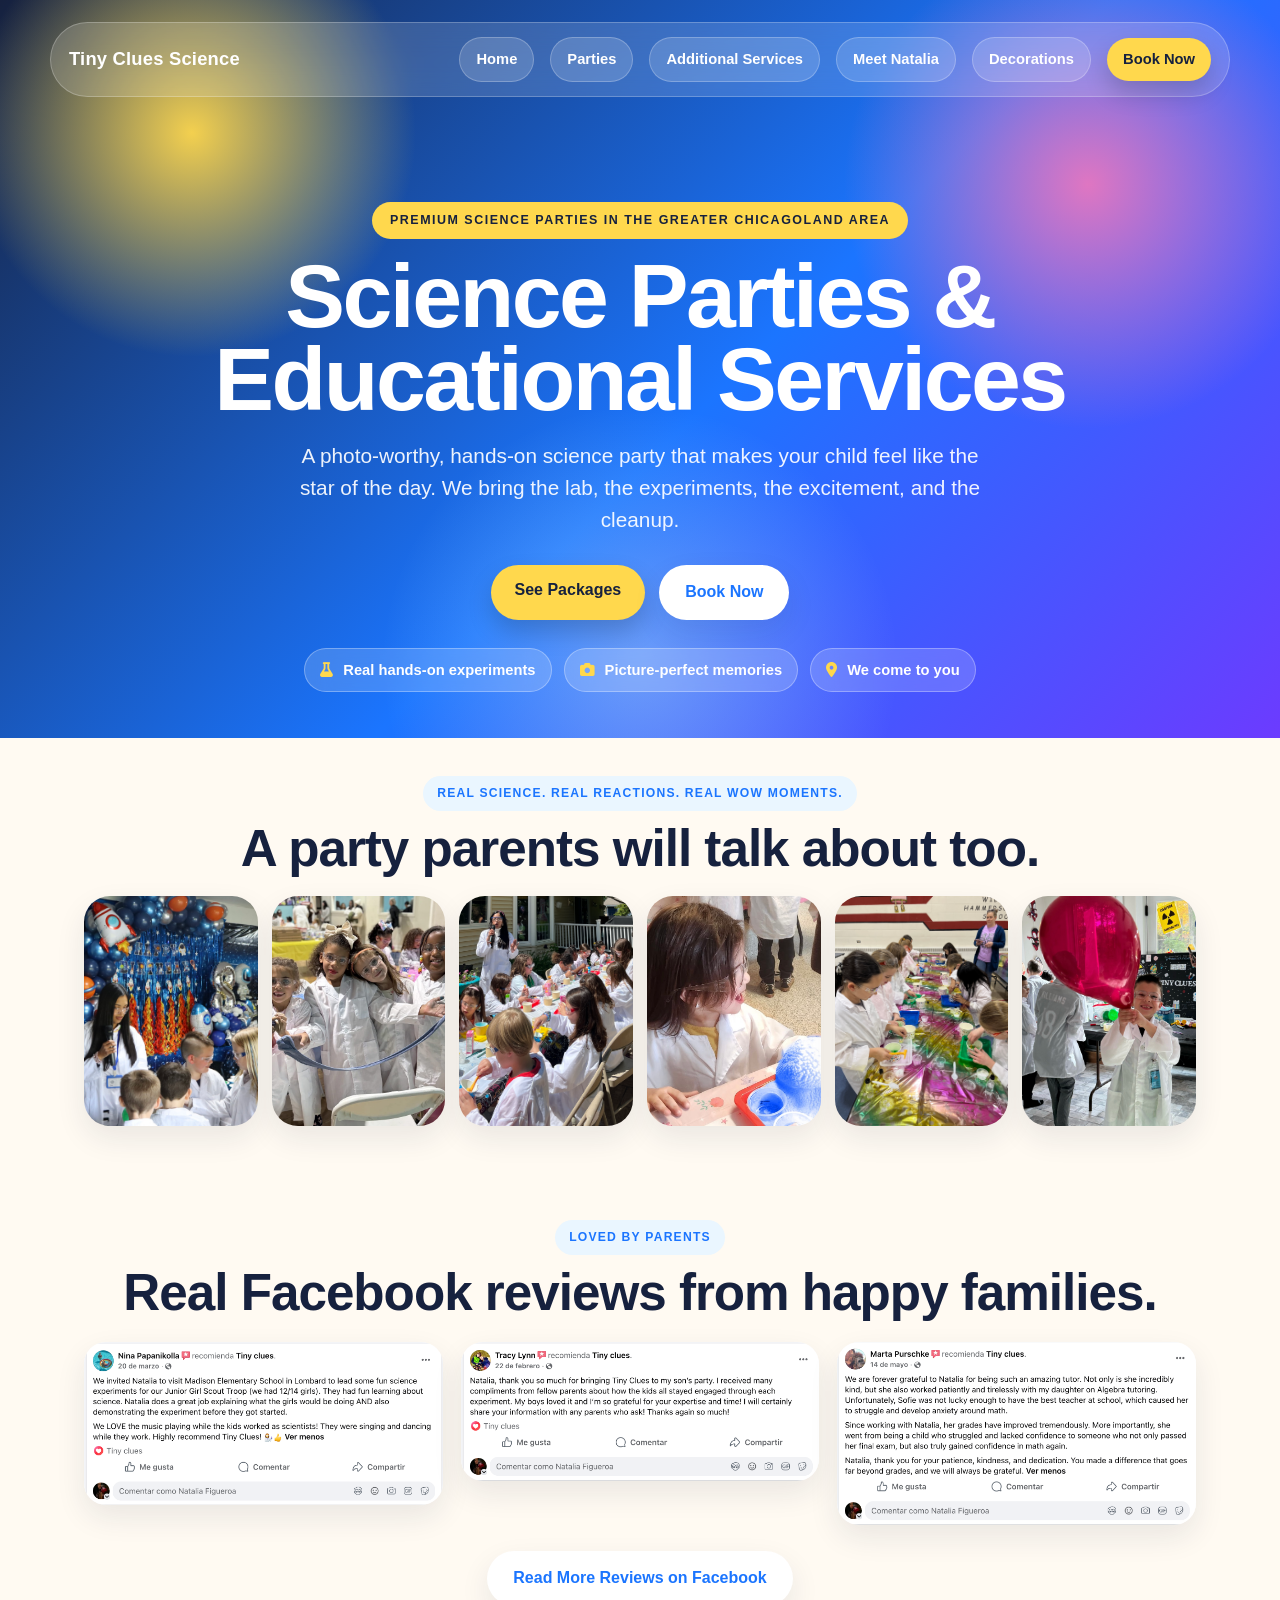
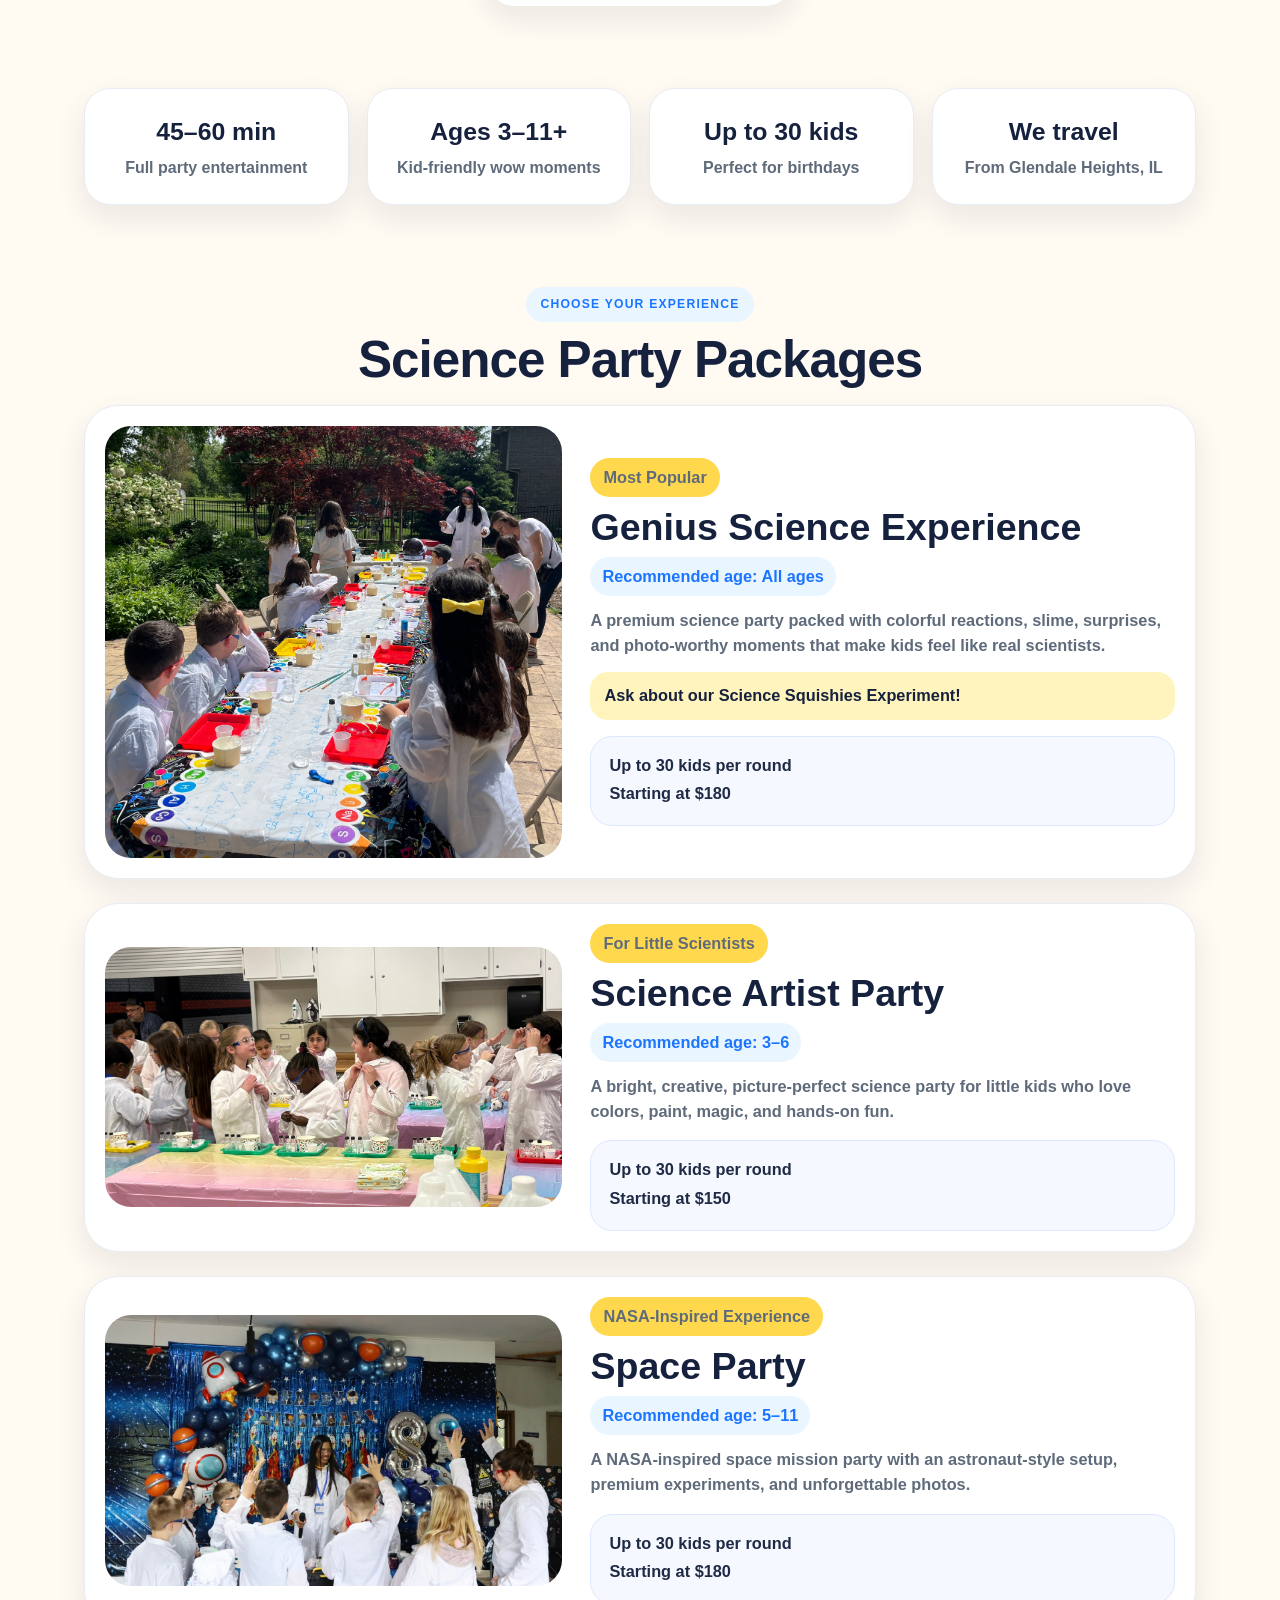
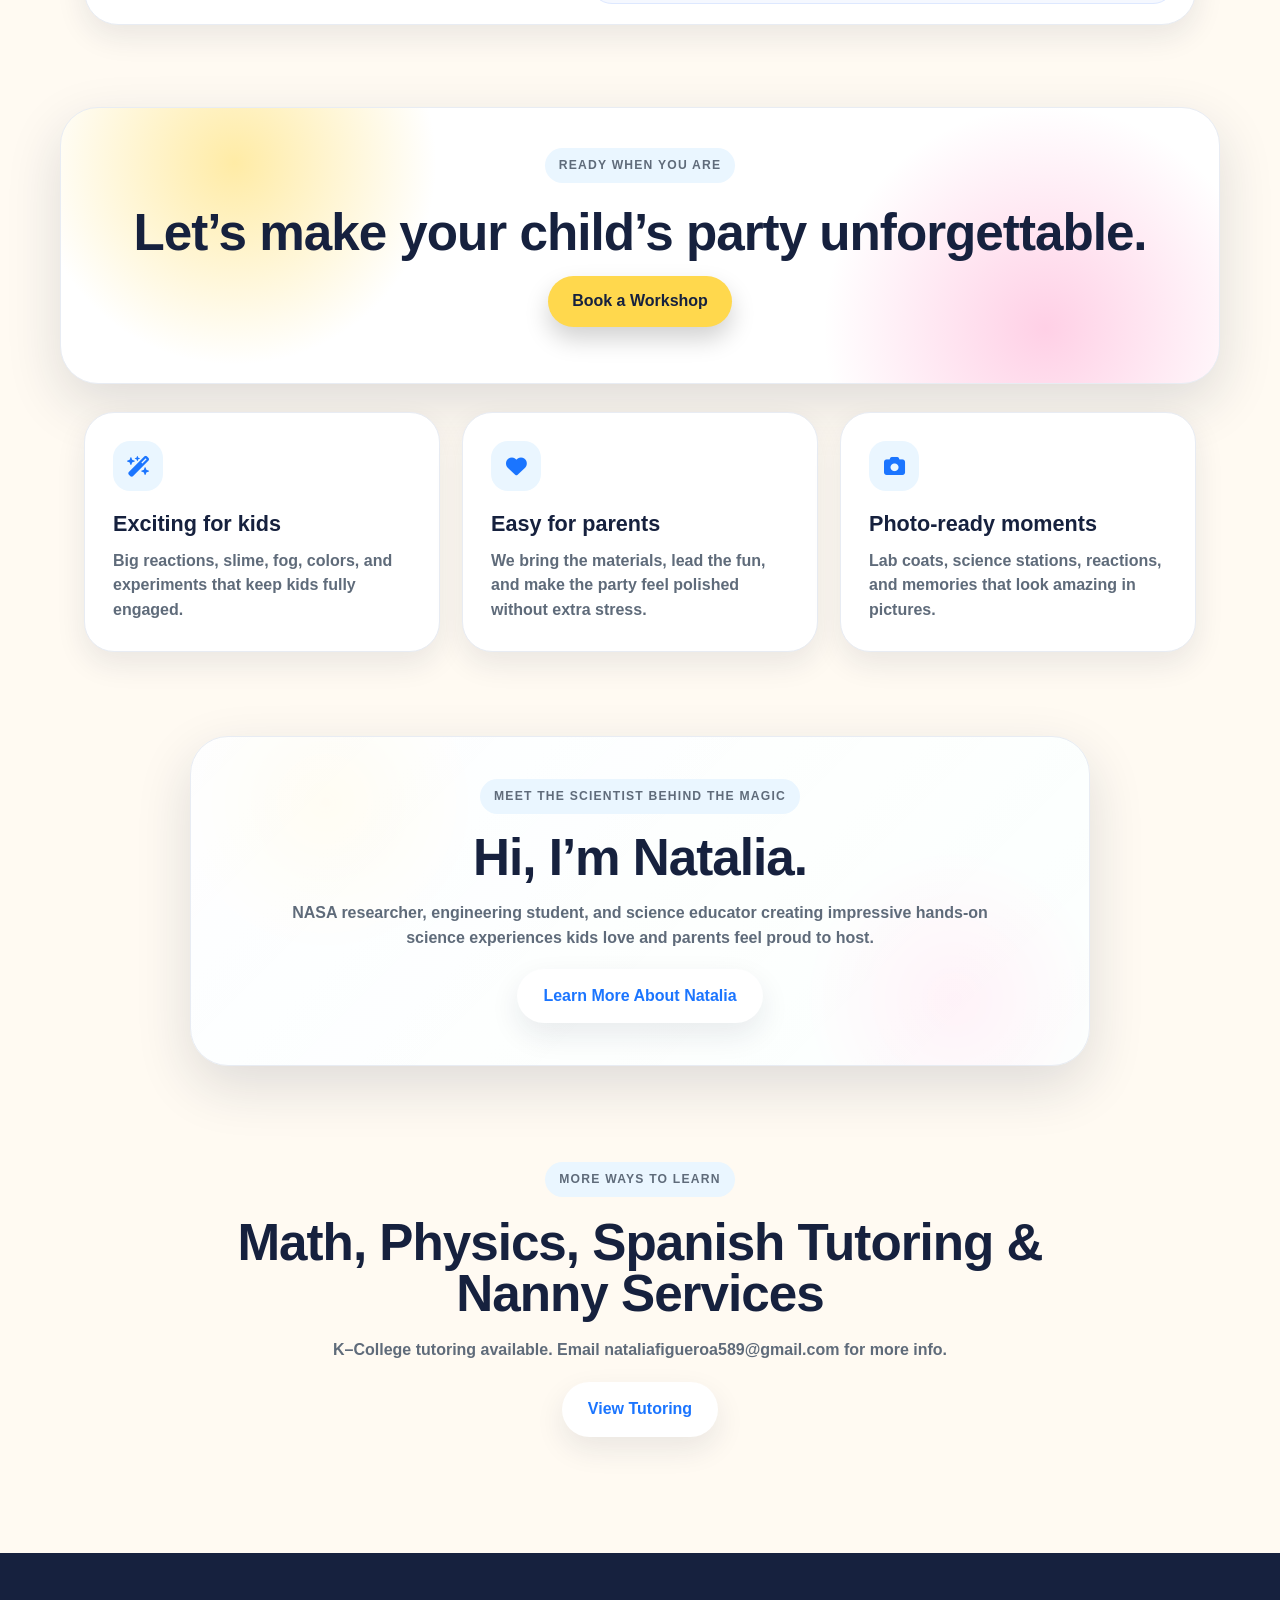
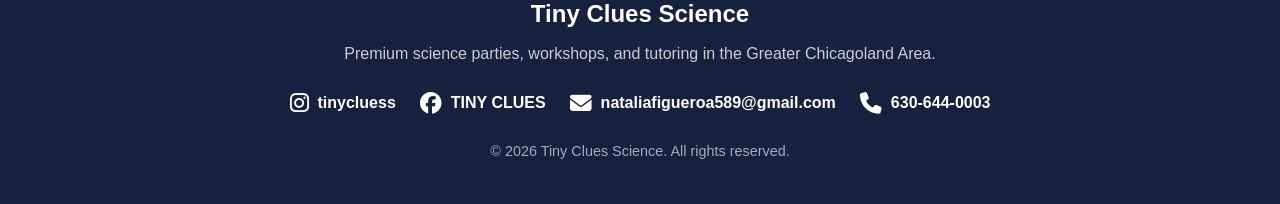
<file: Home.html>
<!DOCTYPE html>
<html lang="en">
<head>
  <meta charset="UTF-8" />
  <meta name="viewport" content="width=device-width, initial-scale=1.0" />

  <title>Tiny Clues Science | Science Parties & Educational Services</title>

  <link rel="stylesheet" href="style.css" />

  <!-- Font Awesome icons -->
  <link rel="stylesheet" href="https://cdnjs.cloudflare.com/ajax/libs/font-awesome/6.5.1/css/all.min.css">
</head>

<body>

  <header class="hero">
    <nav class="navbar">
      <div class="logo">Tiny Clues Science</div>

      <div class="nav-links">
        <a href="Home.html">Home</a>
        <a href="#packages">Parties</a>
        <a href="Additionalservices.html">Additional Services</a>
        <a href="Meet.html">Meet Natalia</a>
        <a href="Decorations.html">Decorations</a>
        <a href="https://app.squareup.com/appointments/book/xjw9w48rtjxkd0/LCRSP2EHGCQAM/start" class="nav-button">Book Now</a>
      </div>
    </nav>

    <section class="hero-content">
      <p class="eyebrow">Premium science parties in the Greater Chicagoland Area</p>

      <h1>Science Parties & Educational Services</h1>

      <p class="hero-text">
        A photo-worthy, hands-on science party that makes your child feel like the star of the day. We bring the lab, the experiments, the excitement, and the cleanup.
      </p>

      <div class="hero-buttons">
        <a href="#packages" class="main-button">See Packages</a>
        <a
          href="https://app.squareup.com/appointments/book/xjw9w48rtjxkd0/LCRSP2EHGCQAM/start"
          target="_top"
          rel="nofollow"
          class="secondary-button"
        >
          Book Now
        </a>
      </div>

      <div class="hero-trust">
        <span><i class="fa-solid fa-flask"></i> Real hands-on experiments</span>
        <span><i class="fa-solid fa-camera"></i> Picture-perfect memories</span>
        <span><i class="fa-solid fa-location-dot"></i> We come to you</span>
      </div>
    </section>
  </header>

  <main>

    <section class="section gallery-preview">
      <p class="section-tag">Real science. Real reactions. Real wow moments.</p>
      <h2>A party parents will talk about too.</h2>

      <div class="gallery-grid">
        <a href="images/spaceparty2.jpg" target="_blank" rel="noopener noreferrer">
          <img src="images/spaceparty2.jpg" alt="Space themed science party">
        </a> 
         <a href="images/slime.JPG" target="_blank" rel="noopener noreferrer">
          <img src="images/slime.JPG" alt="Slime experiment">
        </a>
        <a href="images/mayb.jpg" target="_blank" rel="noopener noreferrer">
          <img src="images/mayb.jpg" alt="Children wearing lab coats">
        </a>
        
        <a href="images/volcano.jpg" target="_blank" rel="noopener noreferrer">
          <img src="images/volcano.jpg" alt="Volcano experiment">
        </a>
        <a href="images/scienceparty3.jpg" target="_blank" rel="noopener noreferrer">
          <img src="images/scienceparty3.jpg" alt="Space themed science party">
        </a>
        <a href="images/jack-balloon.jpg" target="_blank" rel="noopener noreferrer">
          <img src="images/jack-balloon.jpg" alt="Balloon experiment">
        </a>

      </div>
    </section>

    <section class="section reviews-section">
      <p class="section-tag">Loved by parents</p>
      <h2>Real Facebook reviews from happy families.</h2>

      <div class="review-images-grid">
        <a href="images/Review3.png" target="_blank" rel="noopener noreferrer">
          <img src="images/Review3.png" alt="Facebook review from a parent">
        </a>

        <a href="images/Review1.png" target="_blank" rel="noopener noreferrer">
          <img src="images/Review1.png" alt="Facebook review from a parent">
        </a>

        <a href="images/ReviewTutoring.png" target="_blank" rel="noopener noreferrer">
          <img src="images/ReviewTutoring.png" alt="Facebook review from a parent">
        </a>
      </div>

      <a
        href="https://www.facebook.com/people/Tiny-clues/61579325926513/"
        target="_blank"
        rel="noopener noreferrer"
        class="secondary-button"
      >
        Read More Reviews on Facebook
      </a>
    </section>

    <section class="section quick-stats">
      <div>
        <h3>45–60 min</h3>
        <p>Full party entertainment</p>
      </div>

      <div>
        <h3>Ages 3–11+</h3>
        <p>Kid-friendly wow moments</p>
      </div>

      <div>
        <h3>Up to 30 kids</h3>
        <p>Perfect for birthdays</p>
      </div>

      <div>
        <h3>We travel</h3>
        <p>From Glendale Heights, IL</p>
      </div>
    </section>

    <section id="packages" class="section packages">
      <p class="section-tag">Choose your experience</p>

      <h2>Science Party Packages</h2>

      <div class="package-list">

        <article class="package-row">
          <div class="package-image">
            <a href="images/science-party.jpg" target="_blank" rel="noopener noreferrer">
              <img src="images/science-party.jpg" alt="Kids science party setup">
            </a>
          </div>

          <div class="package-text">
            <p class="package-label">Most Popular</p>
            <h3>Genius Science Experience</h3>
            <p class="age-text">Recommended age: All ages</p>

            <p>
              A premium science party packed with colorful reactions, slime, surprises, and photo-worthy moments that make kids feel like real scientists.
            </p>

            <p class="highlight-text">Ask about our Science Squishies Experiment!</p>

            <div class="pricing-box">
              <p><strong>Up to 30 kids per round</strong></p>
              <p>Starting at <strong>$180</strong></p>
            </div>
          </div>
        </article>

      
        <article class="package-row">
          <div class="package-image">
            <a href="images/labcoats.jpg" target="_blank" rel="noopener noreferrer">
              <img src="images/labcoats.jpg" alt="Children wearing lab coats">
            </a>
          </div>

          <div class="package-text">
            <p class="package-label">For Little Scientists</p>
            <h3>Science Artist Party</h3>
            <p class="age-text">Recommended age: 3–6</p>

            <p>
              A bright, creative, picture-perfect science party for little kids who love colors, paint, magic, and hands-on fun.
            </p>

            <div class="pricing-box">
              <p><strong>Up to 30 kids per round</strong></p>
              <p>Starting at <strong>$150</strong></p>
            </div>
          </div>
        </article>

        <article class="package-row">
          <div class="package-image space-image">
            <a href="images/spaceparty1.jpg" target="_blank" rel="noopener noreferrer">
              <img src="images/spaceparty1.jpg" alt="Space themed science party">
            </a>
          </div>

          <div class="package-text">
            <p class="package-label">NASA-Inspired Experience</p>
            <h3>Space Party</h3>
            <p class="age-text">Recommended age: 5–11</p>

            <p>
              A NASA-inspired space mission party with an astronaut-style setup, premium experiments, and unforgettable photos.
            </p>

            <div class="pricing-box">
              <p><strong>Up to 30 kids per round</strong></p>
              <p>Starting at <strong>$180</strong></p>
            </div>
          </div>
        </article>

      </div>
    </section>

      <section class="section contact-cta">
      <p class="section-tag">Ready when you are</p>

      <h2>Let’s make your child’s party unforgettable.</h2>

      <a
        href="https://app.squareup.com/appointments/book/xjw9w48rtjxkd0/LCRSP2EHGCQAM/start"
        target="_top"
        rel="nofollow"
        class="main-button"
      >
        Book a Workshop
      </a>
    </section>
    
    <section class="section feature-grid">
      <article class="feature-card">
        <i class="fa-solid fa-wand-magic-sparkles"></i>
        <h3>Exciting for kids</h3>
        <p>Big reactions, slime, fog, colors, and experiments that keep kids fully engaged.</p>
      </article>

      <article class="feature-card">
        <i class="fa-solid fa-heart"></i>
        <h3>Easy for parents</h3>
        <p>We bring the materials, lead the fun, and make the party feel polished without extra stress.</p>
      </article>

      <article class="feature-card">
        <i class="fa-solid fa-camera"></i>
        <h3>Photo-ready moments</h3>
        <p>Lab coats, science stations, reactions, and memories that look amazing in pictures.</p>
      </article>
    </section>

    <section class="section natalia-section">
      <div class="natalia-card">
        <p class="section-tag">Meet the scientist behind the magic</p>

        <h2>Hi, I’m Natalia.</h2>

        <p>
          NASA researcher, engineering student, and science educator creating impressive hands-on science experiences kids love and parents feel proud to host.
        </p>

        <a href="Meet.html" class="secondary-button">Learn More About Natalia</a>
      </div>
    </section>

    <section class="section tutoring-preview">
      <p class="section-tag">More ways to learn</p>

      <h2>Math, Physics, Spanish Tutoring & Nanny Services</h2>

      <p>
        K–College tutoring available. Email nataliafigueroa589@gmail.com for more info.
      </p>

      <a href="tutoring.html" class="secondary-button">View Tutoring</a>
    </section>

  </main>

  <footer class="site-footer">
    <h3>Tiny Clues Science</h3>

    <p class="footer-tagline">
      Premium science parties, workshops, and tutoring in the Greater Chicagoland Area.
    </p>

    <div class="footer-socials">
      <a href="https://www.instagram.com/tinycluess/" target="_blank" rel="noopener noreferrer">
        <i class="fa-brands fa-instagram"></i>
        tinycluess
      </a>

      <a href="https://www.facebook.com/people/Tiny-clues/61579325926513/" target="_blank" rel="noopener noreferrer">
        <i class="fa-brands fa-facebook"></i>
        TINY CLUES
      </a>

      <a href="mailto:nataliafigueroa589@gmail.com">
        <i class="fa-solid fa-envelope"></i>
        nataliafigueroa589@gmail.com
      </a>

      <a href="tel:6306440003">
        <i class="fa-solid fa-phone"></i>
        630-644-0003
      </a>
    </div>

    <p class="footer-copy">
      © 2026 Tiny Clues Science. All rights reserved.
    </p>
  </footer>

</body>
</html>
</file>
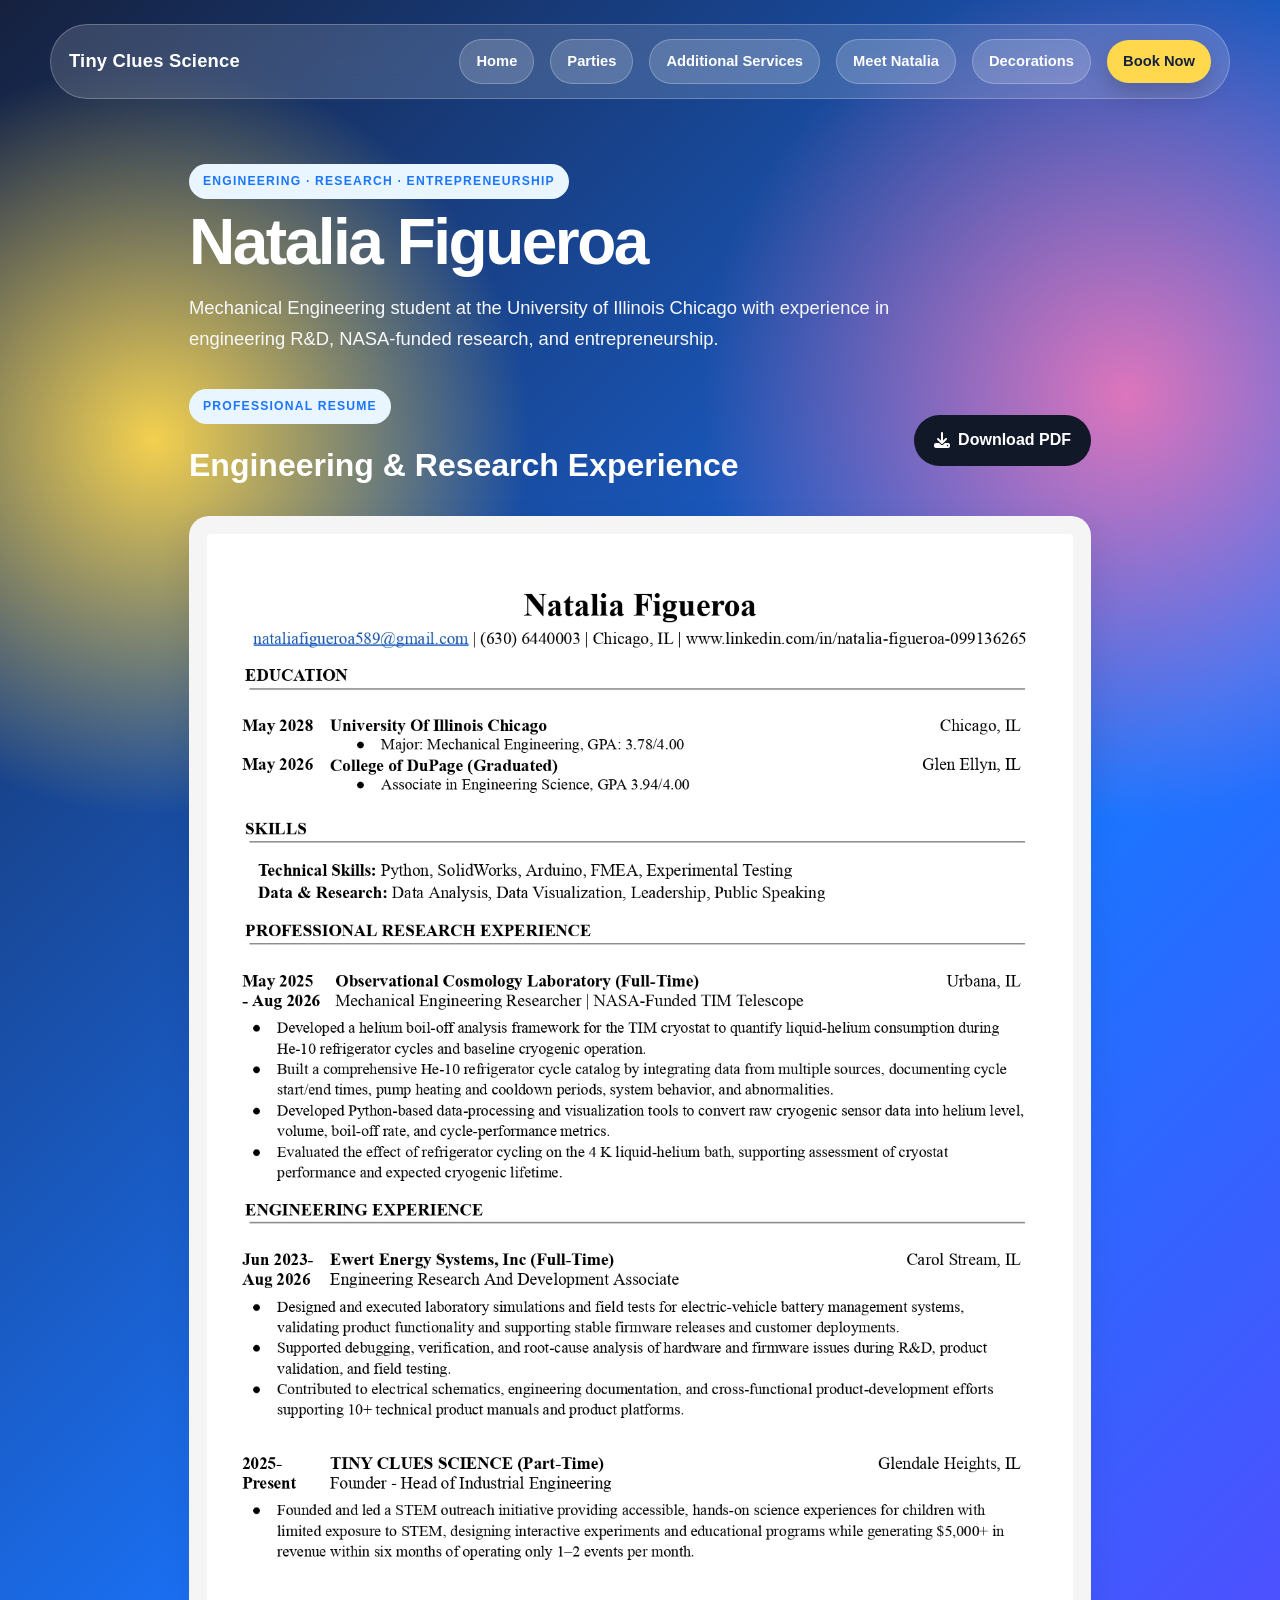
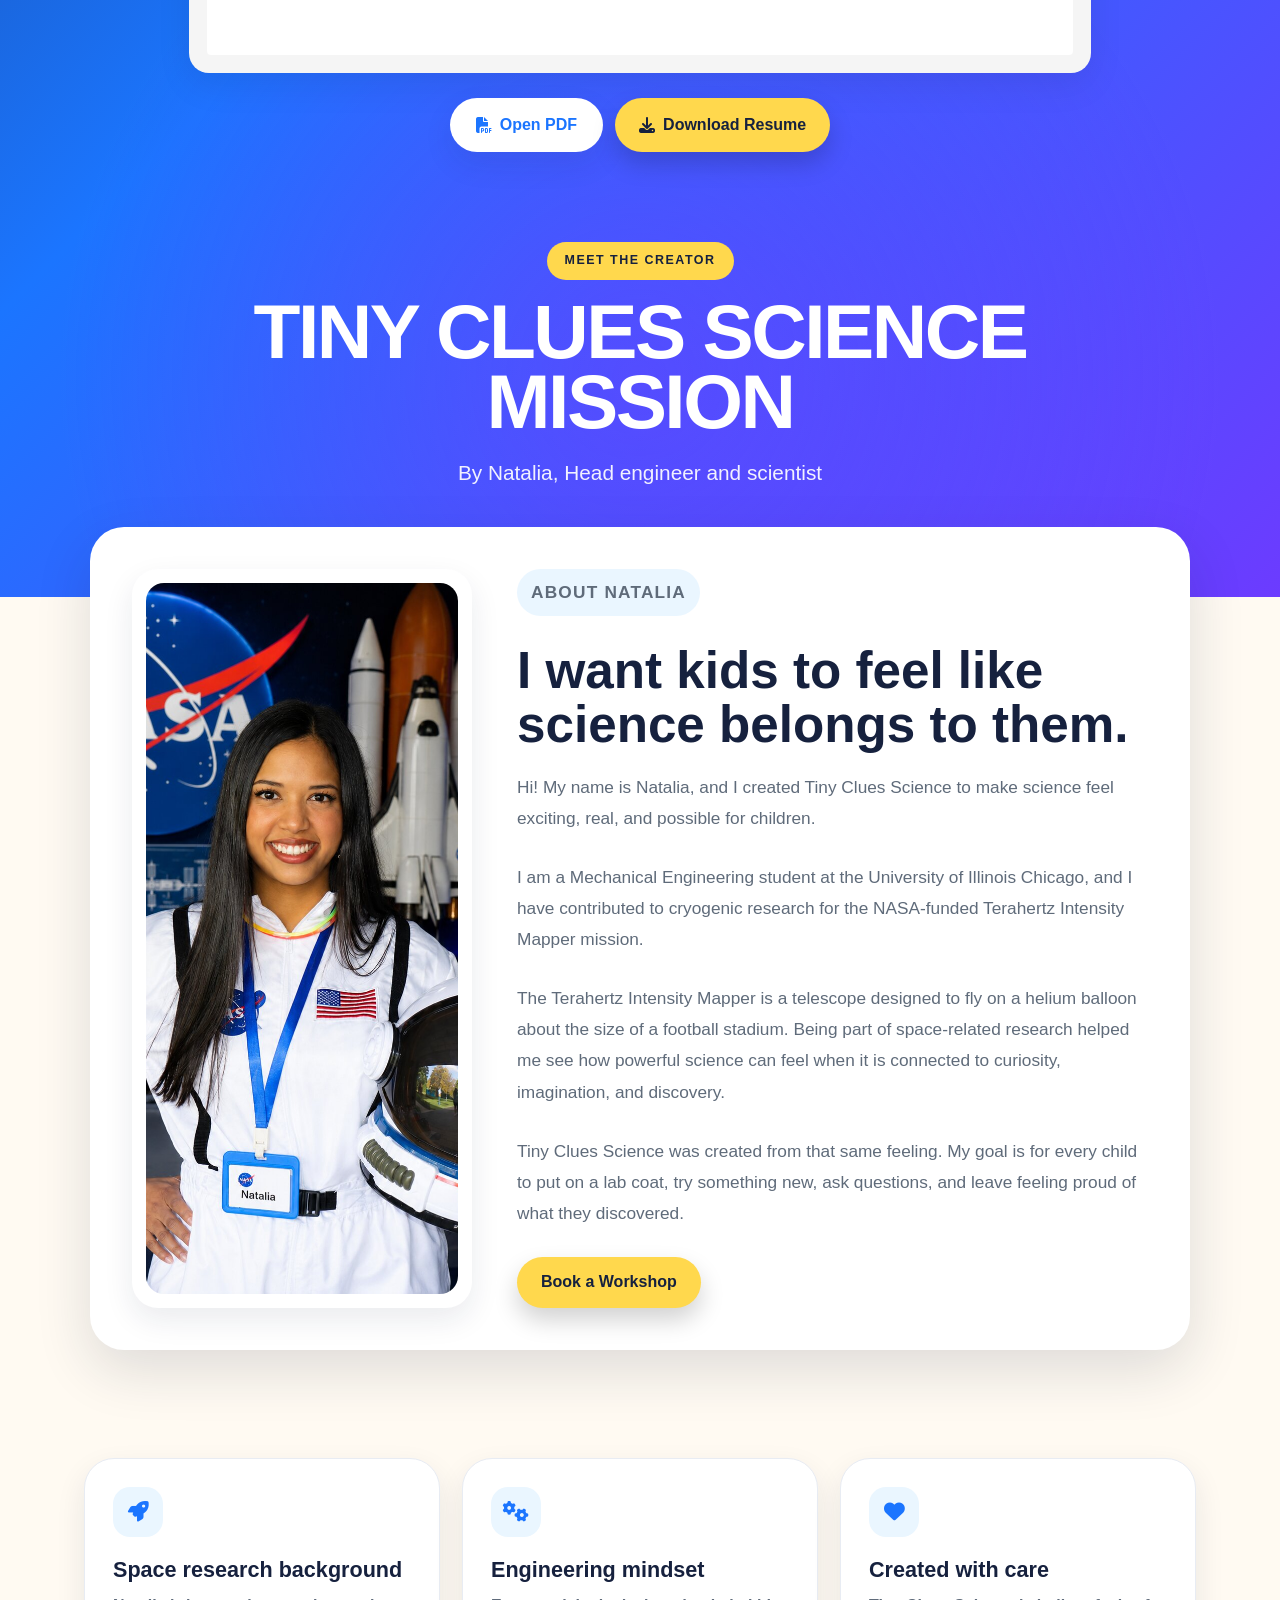
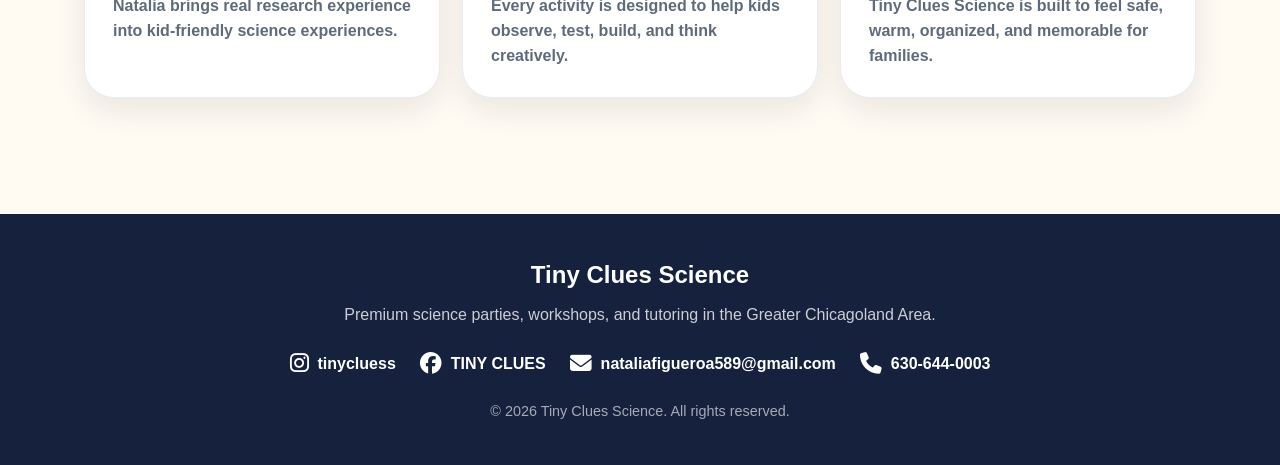
<file: meet.html>
<!DOCTYPE html>
<html lang="en">
<head>
  <meta charset="UTF-8" />
  <meta name="viewport" content="width=device-width, initial-scale=1.0" />

  <title>Meet Natalia | Tiny Clues Science</title>
  <meta name="description" content="Meet Natalia, the creator of Tiny Clues Science. Learn about her engineering, space research, and passion for helping kids experience hands-on science." />

  <link rel="stylesheet" href="style.css" />

  <!-- Font Awesome icons -->
  <link rel="stylesheet" href="https://cdnjs.cloudflare.com/ajax/libs/font-awesome/6.5.1/css/all.min.css">
</head>

<body>

  <header class="small-hero">
    <nav class="navbar">
      <div class="logo">Tiny Clues Science</div>

       <div class="nav-links">
        <a href="index.html">Home</a>
        <a href="#packages">Parties</a>
        <a href="tutoring.html">Additional Services</a>
        <a href="meet.html">Meet Natalia</a>
        <a href="decorations.html">Decorations</a>
        <a href="https://app.squareup.com/appointments/book/xjw9w48rtjxkd0/LCRSP2EHGCQAM/start" class="nav-button">Book Now</a>
      </div>
    </nav>

    <section class="professional-intro" id="resume">
  <p class="section-tag">Engineering · Research · Entrepreneurship</p>

  <h1>Natalia Figueroa</h1>

  <p>
    Mechanical Engineering student at the University of Illinois Chicago
    with experience in engineering R&D, NASA-funded research, and
    entrepreneurship.
  </p>
</section>

   <section class="resume-section" id="resume">

  <div class="resume-top">
    <div>
      <p class="section-tag">Professional Resume</p>
      <h2>Engineering & Research Experience</h2>
    </div>

    <a
      href="files/Resume_Natalia_Figueroa.pdf"
      class="resume-download"
      download
    >
      <i class="fa-solid fa-download"></i>
      Download PDF
    </a>
  </div>

  <div class="resume-preview">
    <a
      href="files/Resume_Natalia_Figueroa.pdf"
      target="_blank"
    >
      <img
        src="files/Resume_Natalia_Figueroa.jpg"
        alt="Natalia Figueroa Resume"
      >
    </a>
  </div>

  <div class="resume-actions">

    <a
      href="files/Resume_Natalia_Figueroa.pdf"
      target="_blank"
      class="secondary-button"
    >
      <i class="fa-solid fa-file-pdf"></i>
      Open PDF
    </a>

    <a
      href="files/Resume_Natalia_Figueroa.pdf"
      class="main-button"
      download
    >
      <i class="fa-solid fa-download"></i>
      Download Resume
    </a>

  </div>

</section>

    <section class="page-hero-content">
      <p class="eyebrow">Meet the creator</p>

      <h1>TINY CLUES SCIENCE MISSION</h1>

      <p>
        By Natalia, Head engineer and scientist
    </section>
  </header>

  <main>

    <section class="meet-section">
      <div class="meet-photo">
        <img src="images/natalia-NASA-image.jpg" alt="Natalia, creator of Tiny Clues Science">
      </div>

      <div class="meet-text">
        <p class="section-tag">About Natalia</p>

        <h2>I want kids to feel like science belongs to them.</h2>

        <p>
          Hi! My name is Natalia, and I created Tiny Clues Science to make science feel exciting,
          real, and possible for children.
        </p>

        <p>
          I am a Mechanical Engineering student at the University of Illinois Chicago, and I have
          contributed to cryogenic research for the NASA-funded Terahertz Intensity Mapper mission.
        </p>

        <p>
          The Terahertz Intensity Mapper is a telescope designed to fly on a helium balloon about
          the size of a football stadium. Being part of space-related research helped me see how
          powerful science can feel when it is connected to curiosity, imagination, and discovery.
        </p>

        <p>
          Tiny Clues Science was created from that same feeling. My goal is for every child to put
          on a lab coat, try something new, ask questions, and leave feeling proud of what they discovered.
        </p>

        <a href="book.html" class="main-button">Book a Workshop</a>
      </div>
    </section>

</section>
    <section class="section feature-grid">
      <article class="feature-card">
        <i class="fa-solid fa-rocket"></i>
        <h3>Space research background</h3>
        <p>
          Natalia brings real research experience into kid-friendly science experiences.
        </p>
      </article>

      <article class="feature-card">
        <i class="fa-solid fa-gears"></i>
        <h3>Engineering mindset</h3>
        <p>
          Every activity is designed to help kids observe, test, build, and think creatively.
        </p>
      </article>

      <article class="feature-card">
        <i class="fa-solid fa-heart"></i>
        <h3>Created with care</h3>
        <p>
          Tiny Clues Science is built to feel safe, warm, organized, and memorable for families.
        </p>
      </article>
    </section>

  </main>

  <footer class="site-footer">
    <h3>Tiny Clues Science</h3>

    <p class="footer-tagline">
      Premium science parties, workshops, and tutoring in the Greater Chicagoland Area.
    </p>

    <div class="footer-socials">
      <a href="https://www.instagram.com/tinycluess/" target="_blank" rel="noopener noreferrer">
        <i class="fa-brands fa-instagram"></i>
        tinycluess
      </a>

      <a href="https://www.facebook.com/people/Tiny-clues/61579325926513/" target="_blank" rel="noopener noreferrer">
        <i class="fa-brands fa-facebook"></i>
        TINY CLUES
      </a>

      <a href="mailto:nataliafigueroa589@gmail.com">
        <i class="fa-solid fa-envelope"></i>
        nataliafigueroa589@gmail.com
      </a>

      <a href="tel:6306440003">
        <i class="fa-solid fa-phone"></i>
        630-644-0003
      </a>
    </div>

    <p class="footer-copy">
      © 2026 Tiny Clues Science. All rights reserved.
    </p>
  </footer>

</body>
</html>
</file>
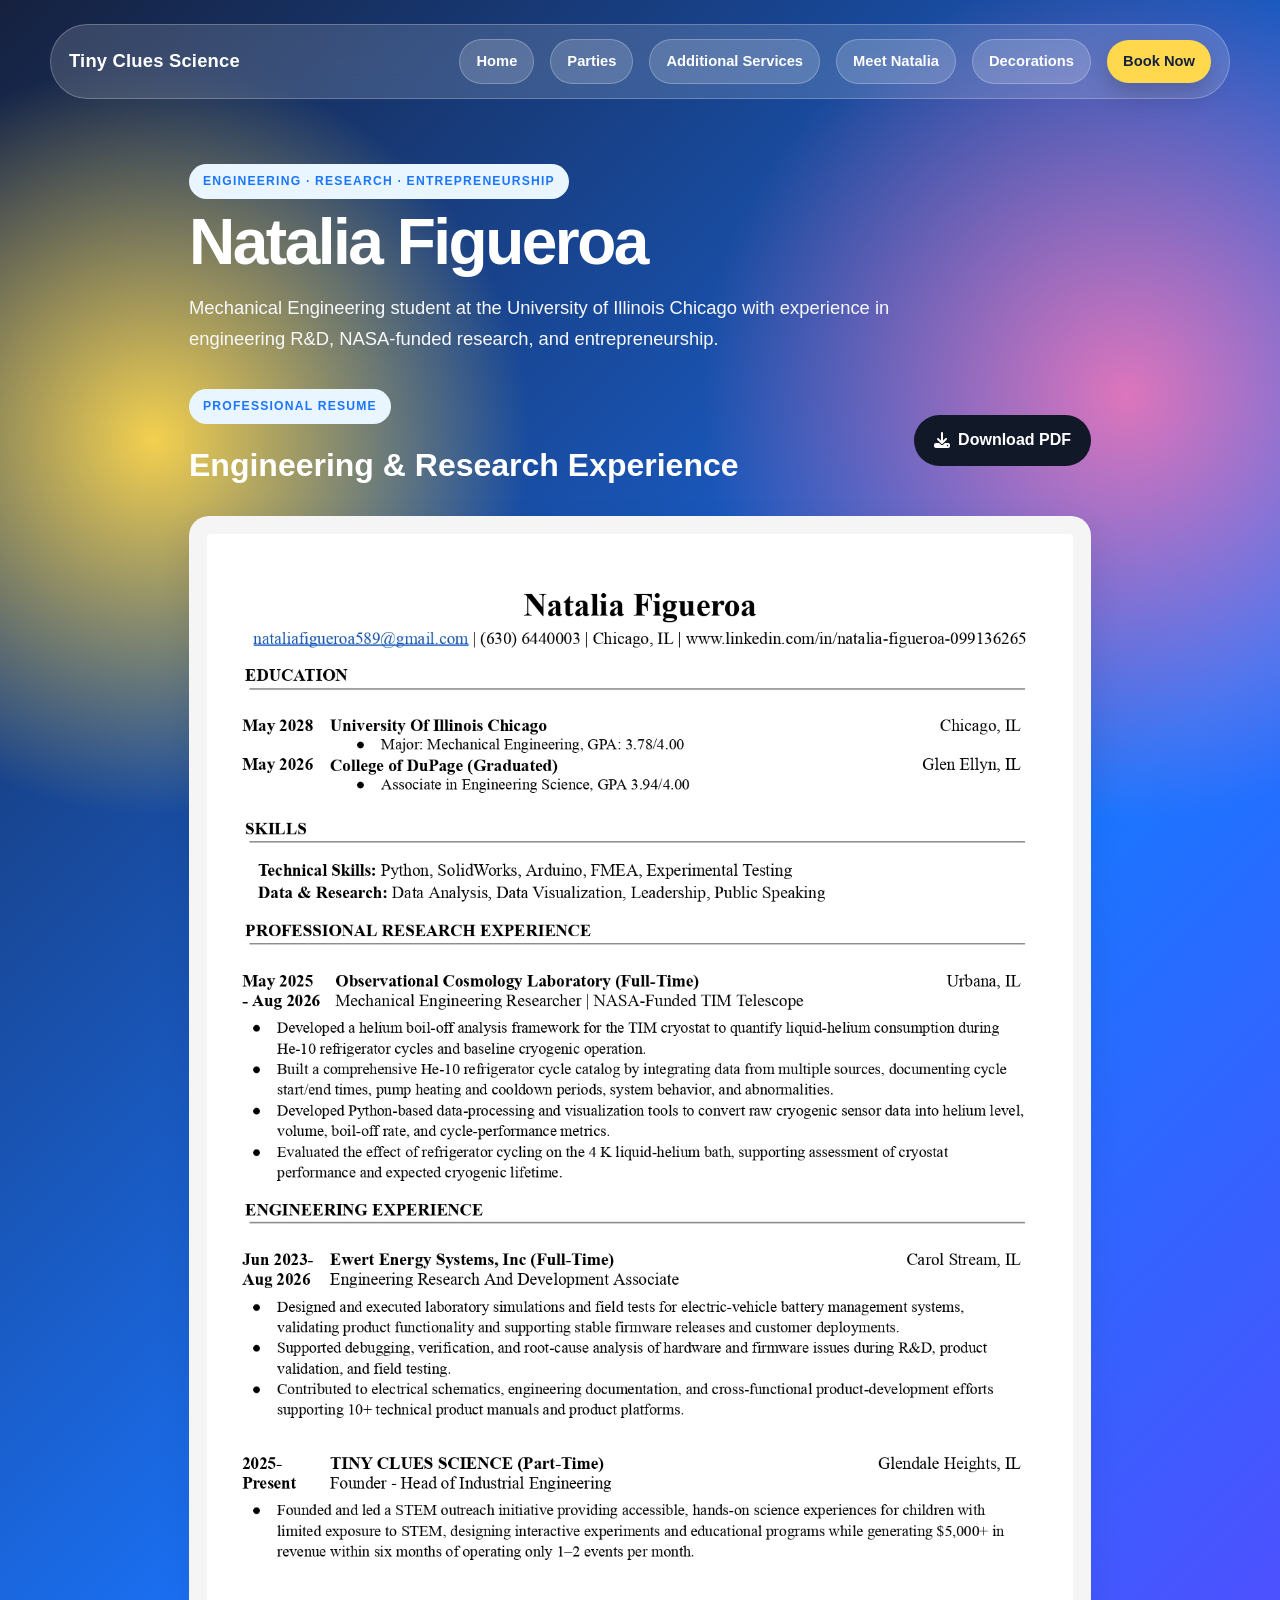
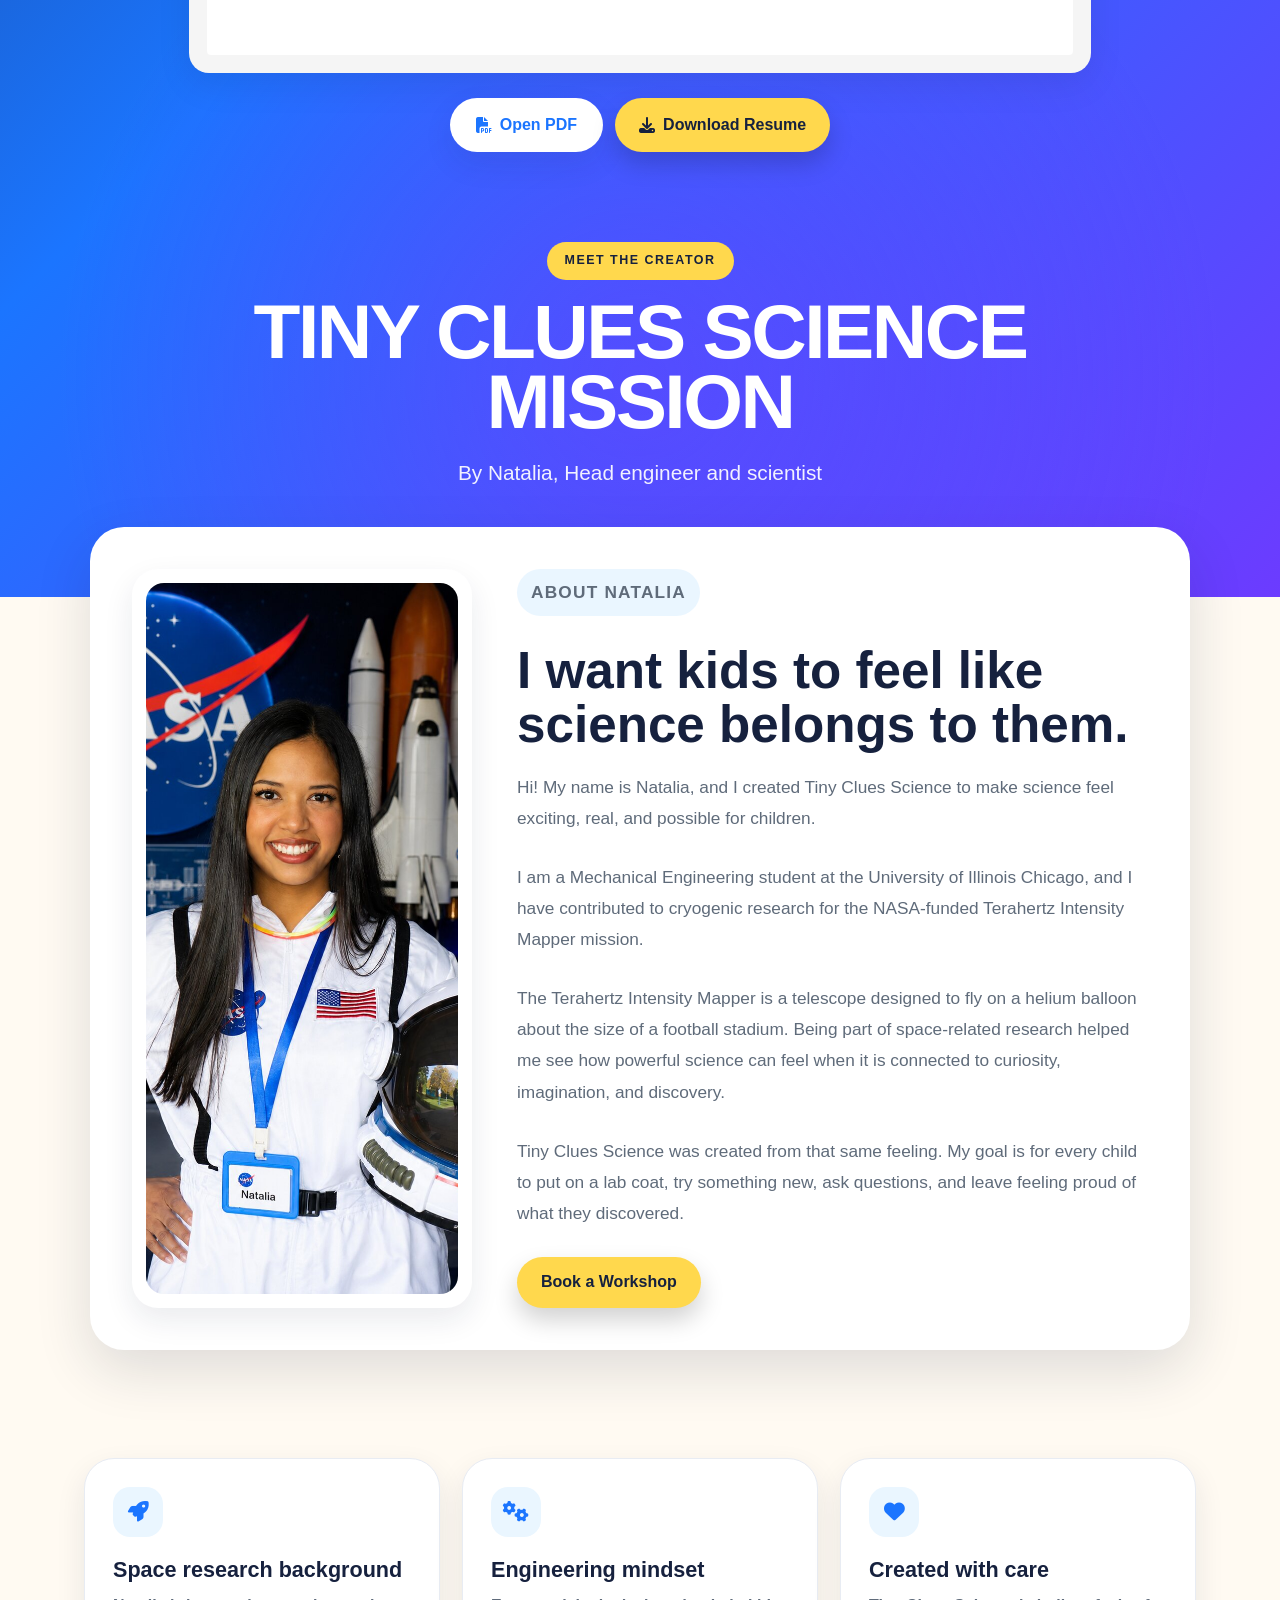
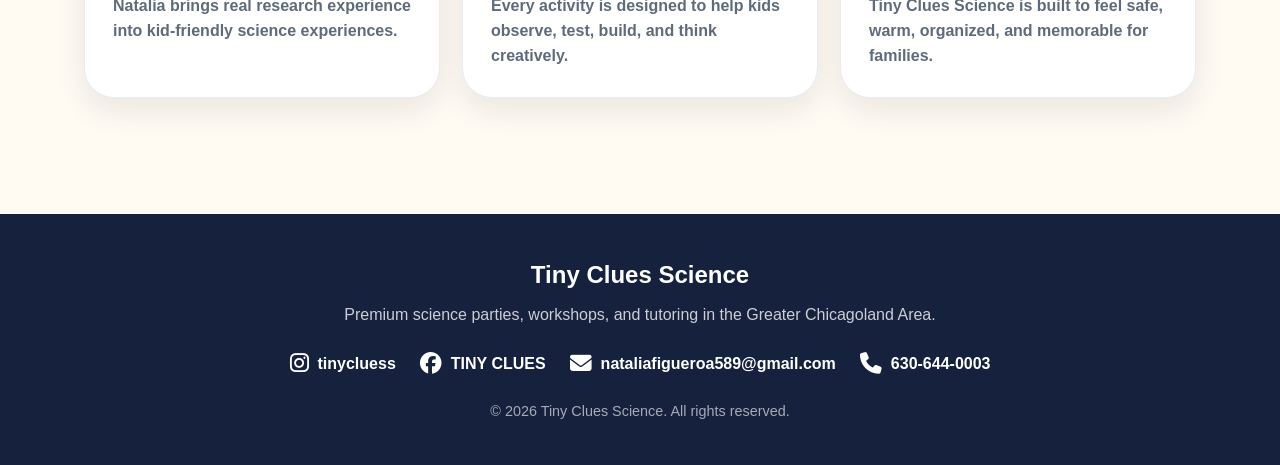
<file: Meet.html>
<!DOCTYPE html>
<html lang="en">
<head>
  <meta charset="UTF-8" />
  <meta name="viewport" content="width=device-width, initial-scale=1.0" />

  <title>Meet Natalia | Tiny Clues Science</title>
  <meta name="description" content="Meet Natalia, the creator of Tiny Clues Science. Learn about her engineering, space research, and passion for helping kids experience hands-on science." />

  <link rel="stylesheet" href="style.css" />

  <!-- Font Awesome icons -->
  <link rel="stylesheet" href="https://cdnjs.cloudflare.com/ajax/libs/font-awesome/6.5.1/css/all.min.css">
</head>

<body>

  <header class="small-hero">
    <nav class="navbar">
      <div class="logo">Tiny Clues Science</div>

       <div class="nav-links">
        <a href="Home.html">Home</a>
        <a href="#packages">Parties</a>
        <a href="Additionalservices.html">Additional Services</a>
        <a href="Meet.html">Meet Natalia</a>
        <a href="Decorations.html">Decorations</a>
        <a href="https://app.squareup.com/appointments/book/xjw9w48rtjxkd0/LCRSP2EHGCQAM/start" class="nav-button">Book Now</a>
      </div>
    </nav>

    <section class="professional-intro" id="resume">
  <p class="section-tag">Engineering · Research · Entrepreneurship</p>

  <h1>Natalia Figueroa</h1>

  <p>
    Mechanical Engineering student at the University of Illinois Chicago
    with experience in engineering R&D, NASA-funded research, and
    entrepreneurship.
  </p>
</section>

   <section class="resume-section" id="resume">

  <div class="resume-top">
    <div>
      <p class="section-tag">Professional Resume</p>
      <h2>Engineering & Research Experience</h2>
    </div>

    <a
      href="files/Resume_Natalia_Figueroa.pdf"
      class="resume-download"
      download
    >
      <i class="fa-solid fa-download"></i>
      Download PDF
    </a>
  </div>

  <div class="resume-preview">
    <a
      href="files/Resume_Natalia_Figueroa.pdf"
      target="_blank"
    >
      <img
        src="files/Resume_Natalia_Figueroa.jpg"
        alt="Natalia Figueroa Resume"
      >
    </a>
  </div>

  <div class="resume-actions">

    <a
      href="files/Resume_Natalia_Figueroa.pdf"
      target="_blank"
      class="secondary-button"
    >
      <i class="fa-solid fa-file-pdf"></i>
      Open PDF
    </a>

    <a
      href="files/Resume_Natalia_Figueroa.pdf"
      class="main-button"
      download
    >
      <i class="fa-solid fa-download"></i>
      Download Resume
    </a>

  </div>

</section>

    <section class="page-hero-content">
      <p class="eyebrow">Meet the creator</p>

      <h1>TINY CLUES SCIENCE MISSION</h1>

      <p>
        By Natalia, Head engineer and scientist
    </section>
  </header>

  <main>

    <section class="meet-section">
      <div class="meet-photo">
        <img src="images/natalia-NASA-image.jpg" alt="Natalia, creator of Tiny Clues Science">
      </div>

      <div class="meet-text">
        <p class="section-tag">About Natalia</p>

        <h2>I want kids to feel like science belongs to them.</h2>

        <p>
          Hi! My name is Natalia, and I created Tiny Clues Science to make science feel exciting,
          real, and possible for children.
        </p>

        <p>
          I am a Mechanical Engineering student at the University of Illinois Chicago, and I have
          contributed to cryogenic research for the NASA-funded Terahertz Intensity Mapper mission.
        </p>

        <p>
          The Terahertz Intensity Mapper is a telescope designed to fly on a helium balloon about
          the size of a football stadium. Being part of space-related research helped me see how
          powerful science can feel when it is connected to curiosity, imagination, and discovery.
        </p>

        <p>
          Tiny Clues Science was created from that same feeling. My goal is for every child to put
          on a lab coat, try something new, ask questions, and leave feeling proud of what they discovered.
        </p>

        <a href="book.html" class="main-button">Book a Workshop</a>
      </div>
    </section>

</section>
    <section class="section feature-grid">
      <article class="feature-card">
        <i class="fa-solid fa-rocket"></i>
        <h3>Space research background</h3>
        <p>
          Natalia brings real research experience into kid-friendly science experiences.
        </p>
      </article>

      <article class="feature-card">
        <i class="fa-solid fa-gears"></i>
        <h3>Engineering mindset</h3>
        <p>
          Every activity is designed to help kids observe, test, build, and think creatively.
        </p>
      </article>

      <article class="feature-card">
        <i class="fa-solid fa-heart"></i>
        <h3>Created with care</h3>
        <p>
          Tiny Clues Science is built to feel safe, warm, organized, and memorable for families.
        </p>
      </article>
    </section>

  </main>

  <footer class="site-footer">
    <h3>Tiny Clues Science</h3>

    <p class="footer-tagline">
      Premium science parties, workshops, and tutoring in the Greater Chicagoland Area.
    </p>

    <div class="footer-socials">
      <a href="https://www.instagram.com/tinycluess/" target="_blank" rel="noopener noreferrer">
        <i class="fa-brands fa-instagram"></i>
        tinycluess
      </a>

      <a href="https://www.facebook.com/people/Tiny-clues/61579325926513/" target="_blank" rel="noopener noreferrer">
        <i class="fa-brands fa-facebook"></i>
        TINY CLUES
      </a>

      <a href="mailto:nataliafigueroa589@gmail.com">
        <i class="fa-solid fa-envelope"></i>
        nataliafigueroa589@gmail.com
      </a>

      <a href="tel:6306440003">
        <i class="fa-solid fa-phone"></i>
        630-644-0003
      </a>
    </div>

    <p class="footer-copy">
      © 2026 Tiny Clues Science. All rights reserved.
    </p>
  </footer>

</body>
</html>
</file>
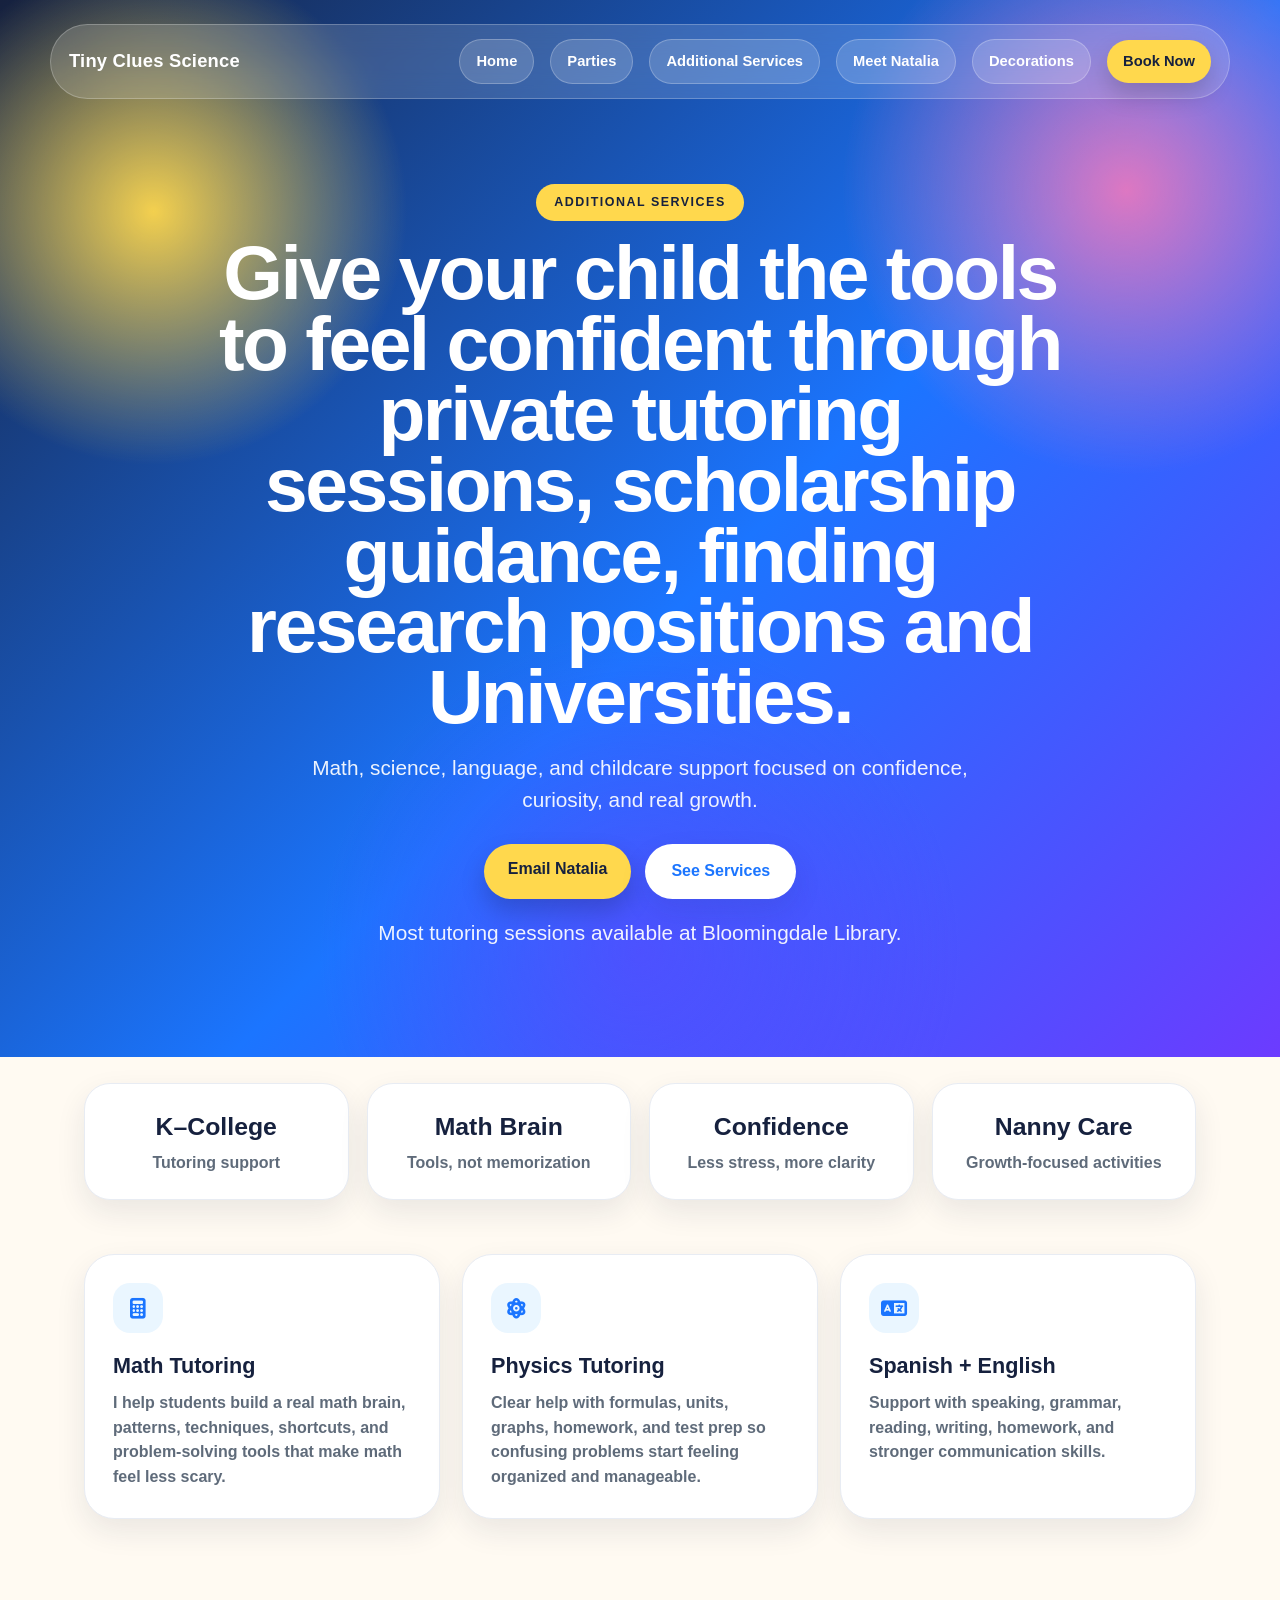
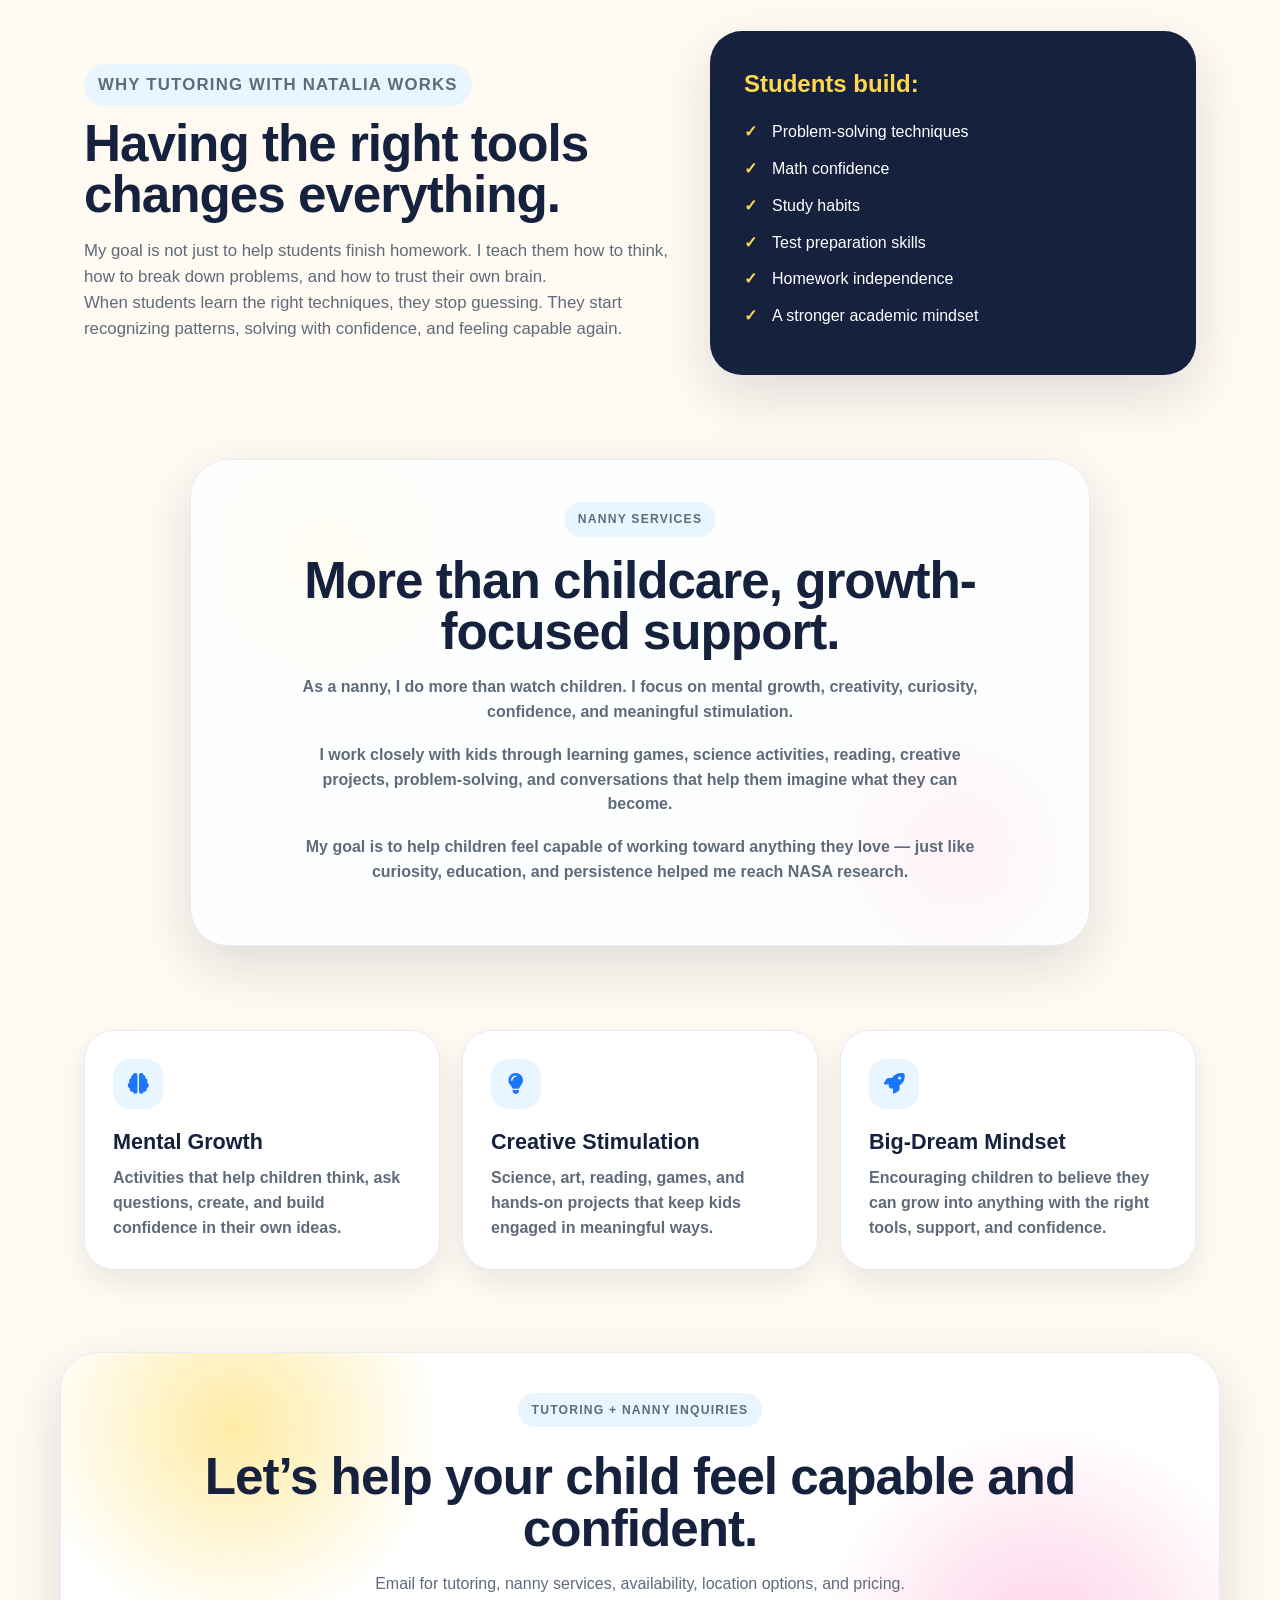
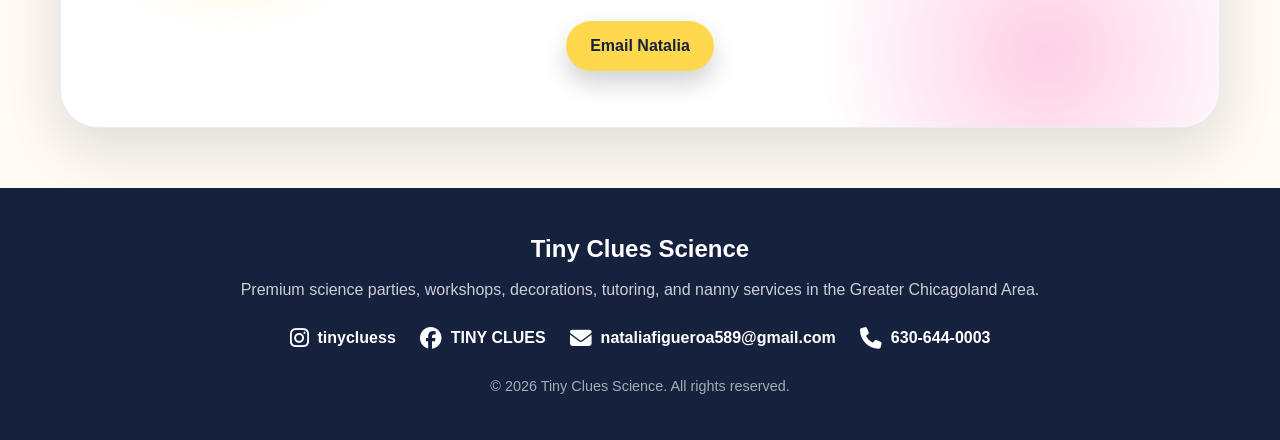
<file: tutoring.html>
<!DOCTYPE html>
<html lang="en">
<head>
  <meta charset="UTF-8" />
  <meta name="viewport" content="width=device-width, initial-scale=1.0" />

  <title>Additional Services | Tiny Clues Science</title>
  <meta name="description" content="Math, physics, Spanish, English tutoring, Scholarship guidance, University preparation and selection, and growth-focused nanny services in the Greater Chicagoland Area." />

  <link rel="stylesheet" href="style.css" />

  <!-- Font Awesome icons -->
  <link rel="stylesheet" href="https://cdnjs.cloudflare.com/ajax/libs/font-awesome/6.5.1/css/all.min.css">
</head>

<body>

  <header class="small-hero">
    <nav class="navbar">
      <div class="logo">Tiny Clues Science</div>

      <div class="nav-links">
        <a href="index.html">Home</a>
        <a href="index.html#packages">Parties</a>
        <a href="tutoring.html">Additional Services</a>
        <a href="meet.html">Meet Natalia</a>
        <a href="decorations.html">Decorations</a>
        <a href="https://app.squareup.com/appointments/book/xjw9w48rtjxkd0/LCRSP2EHGCQAM/start" class="nav-button">Book Now</a>
      </div>
    </nav>

    <section class="page-hero-content">
      <p class="eyebrow">Additional services</p>

      <h1>Give your child the tools to feel confident through private tutoring sessions, scholarship guidance, finding research positions and Universities.</h1>

      <p>
        Math, science, language, and childcare support focused on confidence, curiosity, and real growth.
      </p>

      <div class="hero-buttons">
        <a href="mailto:nataliafigueroa589@gmail.com" class="main-button">Email Natalia</a>
        <a href="#services" class="secondary-button">See Services</a>
      </div>

      <p class="small-note">
        Most tutoring sessions available at Bloomingdale Library.
      </p>
    </section>
  </header>

  <main>

    <section class="section quick-stats">
      <div>
        <h3>K–College</h3>
        <p>Tutoring support</p>
      </div>

      <div>
        <h3>Math Brain</h3>
        <p>Tools, not memorization</p>
      </div>

      <div>
        <h3>Confidence</h3>
        <p>Less stress, more clarity</p>
      </div>

      <div>
        <h3>Nanny Care</h3>
        <p>Growth-focused activities</p>
      </div>
    </section>

    <section id="services" class="section feature-grid">
      <article class="feature-card">
        <i class="fa-solid fa-calculator"></i>
        <h3>Math Tutoring</h3>
        <p>
          I help students build a real math brain, patterns, techniques, shortcuts, and problem-solving tools that make math feel less scary.
        </p>
      </article>

      <article class="feature-card">
        <i class="fa-solid fa-atom"></i>
        <h3>Physics Tutoring</h3>
        <p>
          Clear help with formulas, units, graphs, homework, and test prep so confusing problems start feeling organized and manageable.
        </p>
      </article>

      <article class="feature-card">
        <i class="fa-solid fa-language"></i>
        <h3>Spanish + English</h3>
        <p>
          Support with speaking, grammar, reading, writing, homework, and stronger communication skills.
        </p>
      </article>
    </section>

    <section class="section experience-section">
      <div class="experience-text">
        <p class="section-tag">Why tutoring with Natalia works</p>

        <h2>Having the right tools changes everything.</h2>

        <p>
          My goal is not just to help students finish homework. I teach them how to think, how to break down problems, and how to trust their own brain.
        </p>

        <p>
          When students learn the right techniques, they stop guessing. They start recognizing patterns, solving with confidence, and feeling capable again.
        </p>
      </div>

      <div class="experience-card">
        <h3>Students build:</h3>

        <ul>
          <li>Problem-solving techniques</li>
          <li>Math confidence</li>
          <li>Study habits</li>
          <li>Test preparation skills</li>
          <li>Homework independence</li>
          <li>A stronger academic mindset</li>
        </ul>
      </div>
    </section>

    <section class="section natalia-section">
      <div class="natalia-card">
        <p class="section-tag">Nanny services</p>

        <h2>More than childcare, growth-focused support.</h2>

        <p>
          As a nanny, I do more than watch children. I focus on mental growth, creativity, curiosity, confidence, and meaningful stimulation.
        </p>

        <p>
          I work closely with kids through learning games, science activities, reading, creative projects, problem-solving, and conversations that help them imagine what they can become.
        </p>

        <p>
          My goal is to help children feel capable of working toward anything they love — just like curiosity, education, and persistence helped me reach NASA research.
        </p>
      </div>
    </section>

    <section class="section feature-grid">
      <article class="feature-card">
        <i class="fa-solid fa-brain"></i>
        <h3>Mental Growth</h3>
        <p>
          Activities that help children think, ask questions, create, and build confidence in their own ideas.
        </p>
      </article>

      <article class="feature-card">
        <i class="fa-solid fa-lightbulb"></i>
        <h3>Creative Stimulation</h3>
        <p>
          Science, art, reading, games, and hands-on projects that keep kids engaged in meaningful ways.
        </p>
      </article>

      <article class="feature-card">
        <i class="fa-solid fa-rocket"></i>
        <h3>Big-Dream Mindset</h3>
        <p>
          Encouraging children to believe they can grow into anything with the right tools, support, and confidence.
        </p>
      </article>
    </section>

    <section class="section contact-cta">
      <p class="section-tag">Tutoring + nanny inquiries</p>

      <h2>Let’s help your child feel capable and confident.</h2>

      <p>
        Email for tutoring, nanny services, availability, location options, and pricing.
      </p>

      <a href="mailto:nataliafigueroa589@gmail.com" class="main-button">
        Email Natalia
      </a>
    </section>

  </main>

  <footer class="site-footer">
    <h3>Tiny Clues Science</h3>

    <p class="footer-tagline">
      Premium science parties, workshops, decorations, tutoring, and nanny services in the Greater Chicagoland Area.
    </p>

    <div class="footer-socials">
      <a href="https://www.instagram.com/tinycluess/" target="_blank" rel="noopener noreferrer">
        <i class="fa-brands fa-instagram"></i>
        tinycluess
      </a>

      <a href="https://www.facebook.com/people/Tiny-clues/61579325926513/" target="_blank" rel="noopener noreferrer">
        <i class="fa-brands fa-facebook"></i>
        TINY CLUES
      </a>

      <a href="mailto:nataliafigueroa589@gmail.com">
        <i class="fa-solid fa-envelope"></i>
        nataliafigueroa589@gmail.com
      </a>

      <a href="tel:6306440003">
        <i class="fa-solid fa-phone"></i>
        630-644-0003
      </a>
    </div>

    <p class="footer-copy">
      © 2026 Tiny Clues Science. All rights reserved.
    </p>
  </footer>

</body>
</html>
</file>
<file: style.css>
:root {
  --navy: #16213e;
  --blue: #1b75ff;
  --sky: #eaf6ff;
  --yellow: #ffd84d;
  --pink: #ff78b7;
  --purple: #6c3bff;
  --mint: #dffcf0;
  --cream: #fffaf2;
  --white: #ffffff;
  --text: #1f2a44;
  --muted: #5f6b7a;
  --border: #e8ecf3;
  --shadow: 0 20px 55px rgba(22, 33, 62, 0.14);
  --soft-shadow: 0 12px 30px rgba(22, 33, 62, 0.09);
}

* {
  box-sizing: border-box;
  margin: 0;
  padding: 0;
}

html {
  scroll-behavior: smooth;
}

body {
  font-family: Arial, Helvetica, sans-serif;
  color: var(--text);
  background: var(--cream);
  line-height: 1.55;
}

a {
  color: inherit;
}

/* HERO + NAV */

.hero {
  min-height: 82vh;
  padding: 22px;
  color: white;
  background:
    radial-gradient(circle at 15% 18%, rgba(255, 216, 77, 0.95), transparent 18%),
    radial-gradient(circle at 85% 25%, rgba(255, 120, 183, 0.85), transparent 20%),
    radial-gradient(circle at 50% 90%, rgba(223, 252, 240, 0.35), transparent 28%),
    linear-gradient(135deg, #16213e 0%, #1b75ff 55%, #6c3bff 100%);
}

.small-hero {
  padding: 24px 24px 80px;
  color: white;
  background:
    radial-gradient(circle at 12% 20%, rgba(255, 216, 77, 0.95), transparent 18%),
    radial-gradient(circle at 88% 18%, rgba(255, 120, 183, 0.85), transparent 20%),
    radial-gradient(circle at 50% 90%, rgba(108, 59, 255, 0.45), transparent 28%),
    linear-gradient(135deg, #16213e 0%, #1b75ff 55%, #6c3bff 100%);
}

.navbar {
  max-width: 1180px;
  margin: 0 auto;
  padding: 14px 18px;
  background: rgba(255, 255, 255, 0.15);
  backdrop-filter: blur(14px);
  border: 1px solid rgba(255, 255, 255, 0.24);
  border-radius: 999px;
  display: flex;
  justify-content: space-between;
  align-items: center;
}

.logo {
  font-weight: 900;
  font-size: 1.15rem;
  letter-spacing: 0.2px;
}

.nav-links {
  display: flex;
  align-items: center;
  gap: 16px;
}

.nav-links a {
  color: white;
  text-decoration: none;
  font-weight: 900;
  font-size: 0.92rem;
}

.nav-links a:hover {
  color: var(--yellow);
}

.hero-content {
  max-width: 980px;
  margin: 105px auto 0;
  text-align: center;
}

.page-hero-content {
  max-width: 860px;
  margin: 85px auto 0;
  text-align: center;
}

.eyebrow,
.small-hero .eyebrow,
.page-hero-content .eyebrow {
  display: inline-block;
  margin-bottom: 16px;
  padding: 9px 18px;
  border-radius: 999px;
  background: var(--yellow) !important;
  color: var(--navy) !important;
  text-transform: uppercase;
  letter-spacing: 1.5px;
  font-size: 0.78rem;
  font-weight: 900 !important;
  opacity: 1 !important;
  text-shadow: none !important;
}

h1 {
  font-size: clamp(3rem, 7vw, 6.6rem);
  line-height: 0.92;
  margin-bottom: 20px;
  letter-spacing: -2.5px;
}

.page-hero-content h1 {
  font-size: clamp(2.6rem, 6vw, 5rem);
}

.hero-text,
.page-hero-content p {
  max-width: 700px;
  margin: 0 auto 28px;
  font-size: clamp(1.05rem, 2vw, 1.3rem);
  color: rgba(255, 255, 255, 0.92);
}

.hero-buttons,
.booking-buttons {
  display: flex;
  gap: 14px;
  justify-content: center;
  flex-wrap: wrap;
}

.main-button,
.nav-button {
  display: inline-block;
  background: var(--yellow);
  color: var(--navy) !important;
  padding: 13px 24px;
  border-radius: 999px;
  text-decoration: none;
  font-weight: 900;
  box-shadow: 0 12px 24px rgba(0, 0, 0, 0.18);
  transition: 0.25s ease;
}

.secondary-button {
  display: inline-block;
  background: var(--white);
  color: var(--blue) !important;
  padding: 13px 24px;
  border-radius: 999px;
  text-decoration: none;
  font-weight: 900;
  border: 2px solid transparent;
  box-shadow: var(--soft-shadow);
  transition: 0.25s ease;
}

.secondary-button.dark {
  background: var(--navy);
  color: white !important;
}

.main-button:hover,
.secondary-button:hover,
.nav-button:hover {
  transform: translateY(-4px) scale(1.03);
}

.hero-trust {
  margin-top: 28px;
  display: flex;
  justify-content: center;
  flex-wrap: wrap;
  gap: 12px;
}

.hero-trust span {
  background: rgba(255, 255, 255, 0.17);
  border: 1px solid rgba(255, 255, 255, 0.3);
  backdrop-filter: blur(12px);
  padding: 10px 15px;
  border-radius: 999px;
  font-weight: 900;
  font-size: 0.92rem;
}

.hero-trust i {
  color: var(--yellow);
  margin-right: 6px;
}

/* GENERAL SECTIONS */

.section {
  max-width: 1160px;
  margin: 0 auto;
  padding: 56px 24px;
}

.section-tag {
  display: inline-block;
  background: var(--sky);
  color: var(--blue);
  padding: 8px 14px;
  border-radius: 999px;
  font-size: 0.76rem;
  font-weight: 900;
  text-transform: uppercase;
  letter-spacing: 1.2px;
  margin-bottom: 12px;
}

.section h2 {
  font-size: clamp(2rem, 4vw, 3.35rem);
  line-height: 1;
  margin-bottom: 18px;
  color: var(--navy);
  letter-spacing: -1px;
}

/* GALLERY */

.gallery-preview {
  text-align: center;
  padding-top: 38px;
}

.gallery-grid {
  display: grid;
  grid-template-columns: repeat(6, 1fr);
  gap: 14px;
  margin-top: 22px;
  width: 100%;
}

.gallery-grid a {
  display: block;
  grid-column: span 1 !important;
}

.gallery-grid img,
.gallery-box {
  width: 100%;
  height: 180px;
  object-fit: cover;
  border-radius: 26px;
  box-shadow: var(--soft-shadow);
  transition: 0.25s ease;
  display: block;
}

.gallery-grid a:nth-child(1),
.gallery-grid a:nth-child(4) {
  grid-column: span 2;
}

.gallery-grid a:nth-child(2),
.gallery-grid a:nth-child(3),
.gallery-grid a:nth-child(5),
.gallery-grid a:nth-child(6) {
  grid-column: span 1;
}

.gallery-grid img,
.gallery-box {
  width: 100%;
  height: 230px;
  object-fit: cover;
  border-radius: 26px;
  box-shadow: var(--soft-shadow);
  transition: 0.25s ease;
  display: block;
}

.gallery-grid img:hover {
  transform: scale(1.035);
  box-shadow: var(--shadow);
}

/* REVIEWS */

.reviews-section {
  text-align: center;
  padding-top: 38px;
}

.review-images-grid {
  display: grid;
  grid-template-columns: repeat(3, 1fr);
  gap: 18px;
  margin: 24px 0 26px;
}

.review-images-grid a {
  display: block;
}

.review-images-grid img {
  width: 100%;
  height: auto;
  object-fit: contain;
  object-position: center;
  border-radius: 22px;
  box-shadow: var(--soft-shadow);
  background: white;
  padding: 0;
  transition: 0.25s ease;
  display: block;
}

.review-images-grid img:hover {
  transform: translateY(-5px) scale(1.02);
  box-shadow: var(--shadow);
}

/* QUICK STATS */

.quick-stats {
  display: grid;
  grid-template-columns: repeat(4, 1fr);
  gap: 18px;
  padding-top: 26px;
  padding-bottom: 26px;
}

.quick-stats div {
  background: white;
  border-radius: 26px;
  padding: 24px;
  text-align: center;
  border: 1px solid var(--border);
  box-shadow: var(--soft-shadow);
}

.quick-stats h3 {
  color: var(--navy);
  font-size: 1.55rem;
  margin-bottom: 4px;
}

.quick-stats p {
  color: var(--muted);
  font-weight: 800;
}

/* FEATURE CARDS */

.feature-grid {
  display: grid;
  grid-template-columns: repeat(3, 1fr);
  gap: 22px;
  padding-top: 28px;
}

.feature-card,
.included-card,
.step-card,
.date-card {
  background: white;
  border-radius: 30px;
  padding: 28px;
  box-shadow: var(--soft-shadow);
  border: 1px solid var(--border);
  transition: 0.25s ease;
}

.feature-card:hover,
.included-card:hover,
.step-card:hover,
.date-card:hover,
.package-row:hover {
  transform: translateY(-5px);
  box-shadow: var(--shadow);
}

.feature-card i {
  width: 50px;
  height: 50px;
  background: var(--sky);
  color: var(--blue);
  border-radius: 17px;
  display: inline-flex;
  justify-content: center;
  align-items: center;
  font-size: 1.3rem;
  margin-bottom: 16px;
}

.feature-card h3,
.included-card h3,
.step-card h3,
.date-card h3 {
  font-size: 1.35rem;
  color: var(--navy);
  margin-bottom: 8px;
}

.feature-card p,
.included-card p,
.step-card p,
.date-card p {
  color: var(--muted);
  font-weight: 700;
}

/* PACKAGES */

.packages {
  text-align: center;
}

.package-list {
  display: grid;
  gap: 24px;
  text-align: left;
  margin-top: 20px;
}

.package-row {
  display: grid;
  grid-template-columns: 0.9fr 1.15fr;
  gap: 28px;
  align-items: center;
  background: white;
  border-radius: 34px;
  padding: 20px;
  border: 1px solid var(--border);
  box-shadow: var(--soft-shadow);
  transition: 0.25s ease;
}

.package-image {
  min-height: 260px;
  border-radius: 26px;
  overflow: hidden;
  background: var(--sky);
}

.package-image a {
  display: block;
  height: 100%;
}

.package-image img {
  width: 100%;
  height: 100%;
  min-height: 260px;
  object-fit: cover;
  display: block;
}

.package-label,
.date-status {
  display: inline-block;
  background: var(--yellow);
  color: var(--navy);
  padding: 7px 13px;
  border-radius: 999px;
  font-size: 0.8rem;
  font-weight: 900;
  margin-bottom: 12px;
}

.package-text h3 {
  color: var(--navy);
  font-size: clamp(1.75rem, 3vw, 2.35rem);
  line-height: 1;
  margin-bottom: 10px;
}

.package-text p {
  font-size: 1.02rem;
  color: var(--muted);
  font-weight: 700;
}

.age-text {
  display: inline-block;
  margin-bottom: 12px;
  color: var(--blue) !important;
  font-weight: 900;
  background: var(--sky);
  padding: 7px 12px;
  border-radius: 999px;
}

.highlight-text {
  margin-top: 14px;
  font-weight: 900;
  color: var(--navy) !important;
  background: #fff4bd;
  padding: 11px 14px;
  border-radius: 18px;
}

.pricing-box {
  margin-top: 16px;
  padding: 16px 18px;
  background: #f5f8ff;
  border: 1px solid #dde8ff;
  border-radius: 22px;
}

.pricing-box p {
  margin-bottom: 3px;
  color: var(--text);
}

/* NATALIA SECTION */

.natalia-section {
  padding-top: 28px;
}

.natalia-card {
  background:
    linear-gradient(135deg, rgba(255, 255, 255, 0.94), rgba(255, 255, 255, 0.9)),
    radial-gradient(circle at 15% 20%, var(--yellow), transparent 18%),
    radial-gradient(circle at 85% 80%, var(--pink), transparent 18%),
    linear-gradient(135deg, var(--sky), var(--mint));
  border: 1px solid var(--border);
  border-radius: 38px;
  box-shadow: var(--shadow);
  padding: 42px;
  max-width: 900px;
  margin: 0 auto;
  text-align: center;
}

.natalia-card p {
  max-width: 700px;
  margin: 0 auto 18px;
  color: var(--muted);
  font-weight: 700;
}

/* TUTORING */

.tutoring-preview {
  text-align: center;
  max-width: 900px;
  padding-top: 40px;
}

.tutoring-preview p {
  color: var(--muted);
  max-width: 720px;
  margin: 0 auto 20px;
  font-weight: 700;
}

/* CTA */

.contact-cta,
.direct-booking {
  text-align: center;
  padding-top: 40px;
}

.contact-cta {
  background:
    radial-gradient(circle at 15% 20%, rgba(255, 216, 77, 0.5), transparent 20%),
    radial-gradient(circle at 85% 80%, rgba(255, 120, 183, 0.35), transparent 22%),
    white;
  border-radius: 38px;
  box-shadow: var(--shadow);
  border: 1px solid var(--border);
  margin-top: 26px;
}

.contact-cta p,
.direct-booking p {
  max-width: 700px;
  margin: 0 auto 24px;
  color: var(--muted);
}

/* EXPERIENCE SECTION */

.experience-section {
  display: grid;
  grid-template-columns: 1.1fr 0.9fr;
  gap: 32px;
  align-items: center;
}

.experience-text p {
  color: var(--muted);
  font-size: 1.05rem;
}

.experience-card {
  background: var(--navy);
  color: white;
  padding: 34px;
  border-radius: 32px;
  box-shadow: var(--shadow);
}

.experience-card h3 {
  font-size: 1.5rem;
  margin-bottom: 18px;
  color: var(--yellow);
}

.experience-card ul {
  list-style: none;
}

.experience-card li {
  margin-bottom: 12px;
  padding-left: 28px;
  position: relative;
}

.experience-card li::before {
  content: "✓";
  position: absolute;
  left: 0;
  color: var(--yellow);
  font-weight: 900;
}

/* OLD SECTIONS STILL SUPPORTED */

.intro {
  max-width: 900px;
  text-align: center;
}

.intro p {
  font-size: 1.1rem;
  color: var(--muted);
}

.package-intro {
  max-width: 820px;
  margin: 0 auto 42px;
  font-size: 1.05rem;
  color: var(--muted);
}

.deposit-note {
  max-width: 780px;
  margin: 18px auto 35px;
  padding: 16px 22px;
  background: #fff4bd;
  border-radius: 18px;
  font-weight: 800;
  color: #5f4a00;
  text-align: center;
}

.booking-strip {
  text-align: center;
  background: linear-gradient(135deg, var(--navy), var(--blue));
  color: white;
  border-radius: 38px;
  box-shadow: var(--shadow);
  margin-top: 30px;
  margin-bottom: 30px;
}

.booking-strip h2 {
  color: white;
}

.booking-strip p {
  max-width: 760px;
  margin: 0 auto 28px;
  color: rgba(255, 255, 255, 0.88);
}

.included-section {
  text-align: center;
}

.included-grid {
  display: grid;
  grid-template-columns: repeat(4, 1fr);
  gap: 22px;
  margin-top: 32px;
  text-align: left;
}

.parent-section {
  background: white;
  border-radius: 38px;
  border: 1px solid var(--border);
  box-shadow: var(--soft-shadow);
}

.parent-list {
  display: grid;
  grid-template-columns: repeat(2, 1fr);
  gap: 22px;
  margin-top: 30px;
}

.parent-list div {
  background: var(--sky);
  padding: 24px;
  border-radius: 24px;
}

.parent-list h3 {
  color: var(--navy);
  margin-bottom: 8px;
}

.parent-list p {
  color: var(--muted);
}

/* MEET PAGE */

.meet-section {
  max-width: 1100px;
  margin: -70px auto 80px;
  padding: 42px;
  display: grid;
  grid-template-columns: 340px minmax(0, 1fr);
  gap: 45px;
  align-items: stretch;
  background: #ffffff;
  border-radius: 34px;
  box-shadow: var(--shadow);
}

.meet-photo,
.meet-photo-card {
  background: #ffffff;
  padding: 14px;
  border-radius: 26px;
  box-shadow: var(--soft-shadow);
  display: flex;
  align-items: stretch;
  justify-content: center;
  min-height: 430px;
  overflow: hidden;
}

.meet-photo img,
.meet-photo-card img {
  width: 100%;
  height: 100%;
  min-height: 430px;
  object-fit: cover;
  object-position: center;
  display: block;
  border-radius: 18px;
}

.meet-text {
  max-width: 680px;
}

.meet-text h2 {
  font-size: clamp(2rem, 4vw, 3.2rem);
  line-height: 1.05;
  color: var(--navy);
  margin-bottom: 20px;
}

.meet-text p {
  font-size: 1.08rem;
  line-height: 1.8;
  margin-bottom: 28px;
  color: var(--muted);
}

/* BOOKING PAGE */

.steps-grid,
.availability-grid {
  display: grid;
  grid-template-columns: repeat(3, 1fr);
  gap: 22px;
  margin-top: 30px;
}

.step-card span {
  display: inline-flex;
  width: 42px;
  height: 42px;
  border-radius: 50%;
  background: var(--yellow);
  color: var(--navy);
  align-items: center;
  justify-content: center;
  font-weight: 900;
  margin-bottom: 16px;
}

.date-status {
  background: #dcfce7;
  color: #166534;
}

.date-status.limited {
  background: #fef3c7;
  color: #92400e;
}

.details-card,
.payment-box {
  background: white;
  border-radius: 32px;
  padding: 30px;
  border: 1px solid var(--border);
  box-shadow: var(--soft-shadow);
}

.details-card ul {
  margin-left: 24px;
  font-size: 1.1rem;
}

.details-card li {
  margin-bottom: 10px;
}

.payment-box p {
  font-size: 1.1rem;
  margin-bottom: 14px;
}

.small-note {
  font-size: 0.9rem;
  color: rgba(255, 255, 255, 0.88);
  margin-top: 18px !important;
}

/* DECORATIONS PAGE */

.decorations-page {
  max-width: 1100px;
  margin: 0 auto 80px;
  padding: 40px 24px;
}

.decorations-hero {
  text-align: center;
  background: #ffffff;
  border-radius: 34px;
  padding: 52px 35px;
  box-shadow: var(--soft-shadow);
  margin-bottom: 45px;
}

.decorations-hero h1 {
  font-size: clamp(2.2rem, 5vw, 4rem);
  color: var(--navy);
  line-height: 1.05;
  margin-bottom: 20px;
}

.decorations-hero p {
  max-width: 760px;
  margin: 0 auto;
  font-size: 1.08rem;
  line-height: 1.8;
  color: var(--muted);
}

.decorations-list {
  display: flex;
  flex-direction: column;
  gap: 28px;
}

.decoration-card {
  display: grid;
  grid-template-columns: minmax(0, 1fr) 300px;
  gap: 28px;
  align-items: center;
  background: #ffffff;
  border-radius: 30px;
  padding: 28px;
  box-shadow: var(--soft-shadow);
  border: 1px solid var(--border);
}

.decoration-text h2 {
  color: var(--navy);
  font-size: 1.8rem;
  margin-bottom: 12px;
}

.decoration-text p {
  font-size: 1.03rem;
  line-height: 1.7;
  margin-bottom: 14px;
  color: var(--muted);
}

.decoration-price {
  display: inline-block;
  font-weight: 900;
  color: var(--blue);
  background: var(--sky);
  padding: 10px 16px;
  border-radius: 999px;
}

.decoration-image {
  background: #ffffff;
  padding: 12px;
  border-radius: 24px;
  box-shadow: var(--soft-shadow);
}

.decoration-image a {
  display: block;
}

.decoration-image img {
  width: 100%;
  height: 300px;
  object-fit: cover;
  object-position: center;
  display: block;
  border-radius: 18px;
}

/* SERVICE AREA */

.service-area {
  display: inline-block;
  margin-top: 28px;
  background: rgba(255, 255, 255, 0.92);
  color: var(--navy);
  padding: 12px 20px;
  border-radius: 999px;
  font-weight: 900;
  box-shadow: var(--soft-shadow);
}

.travel-note {
  font-size: 0.95rem;
  color: var(--blue);
}

/* FOOTER */

footer,
.site-footer {
  background: var(--navy);
  color: white;
  margin-top: 60px;
  padding: 42px 24px;
  text-align: center;
}

.site-footer h3 {
  color: white;
  font-size: 1.5rem;
  margin-bottom: 10px;
}

.footer-tagline {
  color: rgba(255, 255, 255, 0.78);
  margin-bottom: 24px;
}

.footer-socials {
  display: flex;
  justify-content: center;
  align-items: center;
  gap: 24px;
  flex-wrap: wrap;
}

.footer-socials a {
  color: white;
  text-decoration: none;
  font-weight: 800;
  font-size: 1rem;
  display: flex;
  align-items: center;
  gap: 9px;
  transition: 0.2s ease;
}

.footer-socials a:hover {
  color: var(--yellow);
  transform: translateY(-2px);
}

.footer-socials i {
  font-size: 1.35rem;
}

.footer-copy {
  margin-top: 24px;
  font-size: 0.9rem;
  color: rgba(255, 255, 255, 0.62);
}

/* RESPONSIVE */

@media (max-width: 1000px) {
  .gallery-grid {
    grid-template-columns: repeat(2, 1fr);
  }

  .gallery-grid a:nth-child(1),
  .gallery-grid a:nth-child(2),
  .gallery-grid a:nth-child(3),
  .gallery-grid a:nth-child(4),
  .gallery-grid a:nth-child(5),
  .gallery-grid a:nth-child(6) {
    grid-column: span 1;
  }

  .quick-stats,
  .review-images-grid {
    grid-template-columns: repeat(2, 1fr);
  }
}

@media (max-width: 900px) {
  .navbar {
    border-radius: 28px;
    flex-direction: column;
    gap: 16px;
  }

  .nav-links {
    flex-wrap: wrap;
    justify-content: center;
  }

  .hero-content {
    margin-top: 80px;
  }

  .feature-grid,
  .included-grid,
  .gallery-grid,
  .steps-grid,
  .availability-grid,
  .parent-list,
  .package-row,
  .meet-section,
  .experience-section,
  .decoration-card,
  .review-images-grid {
    grid-template-columns: 1fr;
  }

  .section {
    padding: 50px 20px;
  }

  .package-image,
  .package-image img {
    min-height: 230px;
  }

  .included-grid {
    text-align: center;
  }

  .natalia-card {
    padding: 34px 24px;
  }

  .meet-section {
    margin: -40px 20px 60px;
    padding: 28px;
  }

  .meet-photo,
  .meet-photo-card {
    max-width: 360px;
    min-height: 400px;
    margin: 0 auto;
  }

  .meet-photo img,
  .meet-photo-card img {
    min-height: 400px;
  }

  h1 {
    letter-spacing: -1.5px;
  }
}

@media (max-width: 560px) {
  .hero {
    min-height: auto;
    padding-bottom: 62px;
  }

  .hero-content {
    margin-top: 62px;
  }

  .navbar {
    padding: 16px;
  }

  .nav-links {
    gap: 10px;
  }

  .nav-links a {
    font-size: 0.86rem;
  }

  .hero-buttons {
    flex-direction: column;
    align-items: center;
  }

  .main-button,
  .secondary-button,
  .nav-button {
    width: 100%;
    max-width: 290px;
    text-align: center;
  }

  .hero-trust {
    flex-direction: column;
    align-items: center;
  }

  .hero-trust span {
    width: 100%;
    max-width: 310px;
    text-align: center;
  }

  .quick-stats {
    grid-template-columns: 1fr;
  }

  .package-row {
    padding: 16px;
  }

  .gallery-grid img,
  .gallery-box {
    height: 210px;
  }

  .section {
    padding: 42px 18px;
  }

  h1 {
    font-size: clamp(2.7rem, 15vw, 4rem);
  }
}
.nav-links a {
  padding: 10px 16px;
  border-radius: 999px;
  background: rgba(255, 255, 255, 0.16);
  border: 1px solid rgba(255, 255, 255, 0.24);
  color: white !important;
  text-decoration: none;
  font-weight: 900;
  transition: 0.25s ease;
}

.nav-links a:hover {
  background: var(--yellow);
  color: var(--navy) !important;
  transform: translateY(-2px);
}

.nav-links .nav-button {
  background: var(--yellow);
  color: var(--navy) !important;
  border: none;
}
/* =========================
   RESUME
========================= */

.resume-section {
  max-width: 950px;
  margin: 0 auto 90px;
  padding: 0 24px;
}

.resume-top {
  display: flex;
  justify-content: space-between;
  align-items: center;
  gap: 25px;
  margin-bottom: 25px;
}

.resume-top h2 {
  margin: 5px 0 0;
  font-size: 2rem;
}

.resume-download {
  display: inline-flex;
  align-items: center;
  gap: 8px;
  padding: 13px 20px;
  border-radius: 50px;
  background: #111827;
  color: white;
  text-decoration: none;
  font-weight: 600;
  white-space: nowrap;
}

.resume-download:hover {
  opacity: 0.85;
}

.resume-preview {
  width: 100%;
  background: #f5f5f5;
  padding: 18px;
  border-radius: 20px;
  box-shadow: 0 12px 35px rgba(0, 0, 0, 0.08);
}

.resume-preview a {
  display: block;
}

.resume-preview img {
  display: block;
  width: 100%;
  height: auto;
  margin: 0 auto;
  background: white;
  border-radius: 4px;
}

.resume-actions {
  display: flex;
  justify-content: center;
  flex-wrap: wrap;
  gap: 12px;
  margin-top: 25px;
}

.resume-actions a {
  display: inline-flex;
  align-items: center;
  justify-content: center;
  gap: 8px;
}

@media (max-width: 700px) {

  .resume-section {
    padding: 0 15px;
  }

  .resume-top {
    flex-direction: column;
    align-items: flex-start;
  }

  .resume-download {
    width: 100%;
    justify-content: center;
  }

  .resume-preview {
    padding: 8px;
    border-radius: 14px;
  }

  .resume-actions {
    flex-direction: column;
  }

  .resume-actions a {
    width: 100%;
  }
}
/* =========================
   PROFESSIONAL INTRO
========================= */

.professional-intro {
  max-width: 950px;
  margin: 65px auto 35px;
  padding: 0 24px;
}

.professional-intro .section-tag {
  margin-bottom: 10px;
}

.professional-intro h1 {
  font-size: clamp(2.5rem, 5vw, 4rem);
  line-height: 1.05;
  margin: 0 0 16px;
}

.professional-intro p:last-child {
  max-width: 760px;
  font-size: 1.15rem;
  line-height: 1.7;
  color: #f7f8fb;
}

/* Makes QR / #resume link land cleanly */
#resume {
  scroll-margin-top: 30px;
}


/* =========================
   MOBILE
========================= */

@media (max-width: 700px) {

  .professional-intro {
    margin: 40px auto 25px;
    padding: 0 18px;
  }

  .professional-intro h1 {
    font-size: 2.5rem;
  }

  .professional-intro p:last-child {
    font-size: 1rem;
  }

}
</file>
